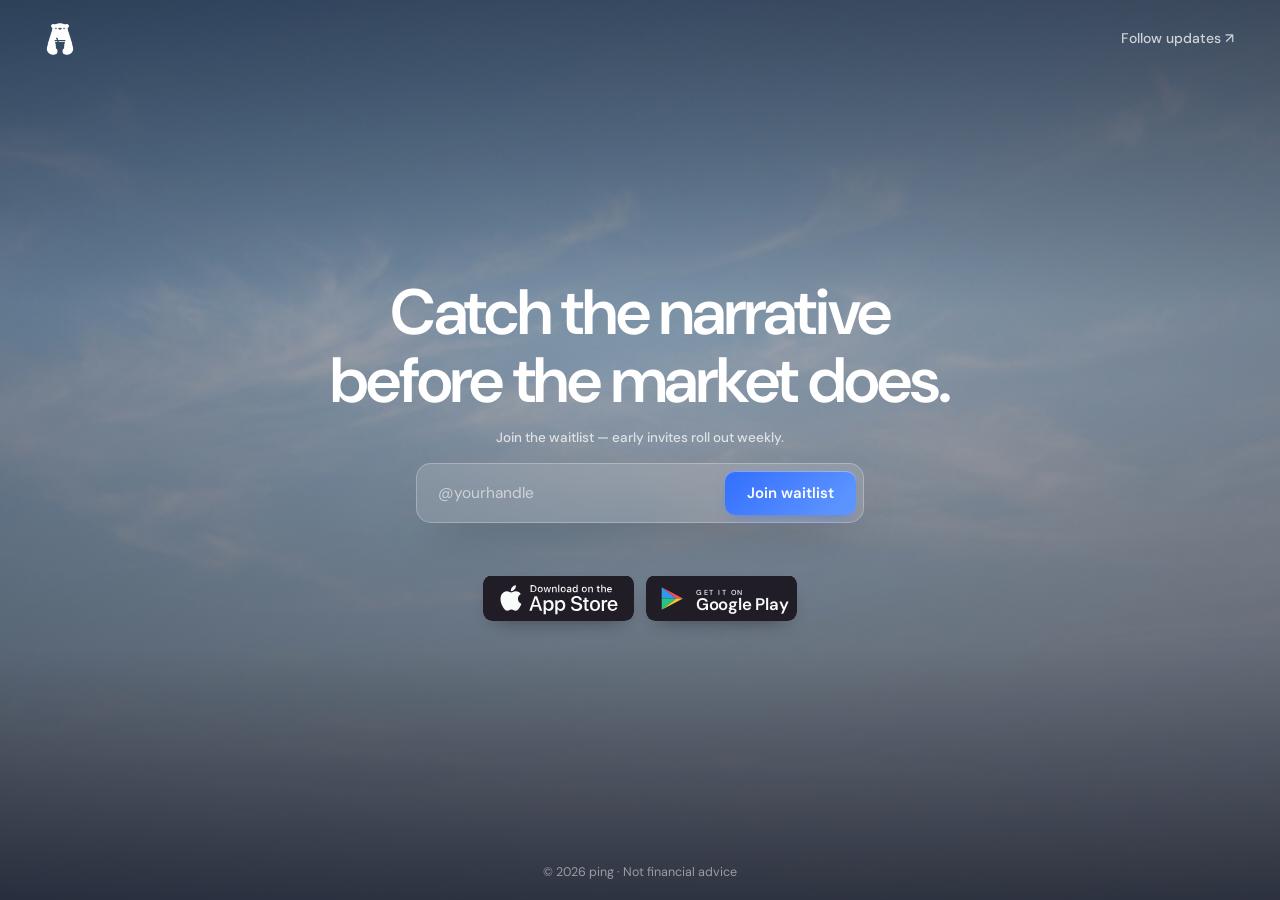
<file: index.html>
<!DOCTYPE html>
<html lang="en">
<head>
  <meta charset="UTF-8" />
  <meta name="viewport" content="width=device-width, initial-scale=1.0" />
  <title>Ping</title>
  <meta name="description" content="Real-time radar for the narratives, memes and cultural signals moving the memecoin market. Join the private beta." />

  <meta property="og:type" content="website" />
  <meta property="og:title" content="ping — Catch the narrative before the market" />
  <meta property="og:description" content="Real-time radar for memecoin narratives. Join the private beta." />

  <link rel="icon" type="image/png" href="assets/favicon.png" />
  <link rel="apple-touch-icon" href="assets/favicon.png" />

  <link rel="preconnect" href="https://fonts.googleapis.com" />
  <link rel="preconnect" href="https://fonts.gstatic.com" crossorigin />
  <link href="https://fonts.googleapis.com/css2?family=DM+Sans:opsz,wght@9..40,400;9..40,500;9..40,600;9..40,700&display=swap" rel="stylesheet" />

  <link rel="stylesheet" href="styles.css" />
</head>
<body>
  <!-- full-screen video background -->
  <div class="bg" aria-hidden="true">
    <video id="bgvideo" class="bg__video" autoplay muted playsinline preload="auto" poster="assets/sky.png">
      <source src="assets/rise.mp4" type="video/mp4" />
    </video>
    <video id="bgvideo2" class="bg__video" muted playsinline preload="auto" poster="assets/sky.png" style="opacity:0">
      <source src="assets/rise.mp4" type="video/mp4" />
    </video>
    <div class="bg__scrim"></div>
  </div>

  <header class="topbar">
    <a href="#" class="brand" aria-label="ping home">
      <img src="assets/logo-white.png" alt="ping" class="brand__logo" />
    </a>
    <a href="#" class="topbar__link">Follow updates <span aria-hidden="true">↗</span></a>
  </header>

  <main class="hero">
    <h1 class="hero__title appear" data-delay="0">Catch the narrative<br />before the market does.</h1>

    <div class="join appear" data-delay="1" id="join">
      <p class="join__label">Join the waitlist — early invites roll out weekly.</p>
      <form class="waitlist" id="waitform" novalidate>
        <input id="wl-input" type="text" autocomplete="off" autocapitalize="off" spellcheck="false"
               placeholder="@yourhandle" aria-label="Your X handle" enterkeyhint="go" />
        <button type="submit" class="btn"><span class="btn__label">Join waitlist</span></button>
      </form>
    </div>

    <div class="success" id="success" hidden>
      <span class="check" aria-hidden="true">
        <svg viewBox="0 0 52 52"><circle class="check__c" cx="26" cy="26" r="23" /><path class="check__p" d="M15 27l7.5 7.5L38 19" /></svg>
      </span>
      <h2 class="success__title">You're on the list.</h2>
      <p class="success__sub">We'll ping <span id="success-who">you</span> the moment your invite is ready.</p>
    </div>

    <div class="stores appear" data-delay="2">
      <a class="store" href="#" aria-label="Download on the App Store">
        <svg class="store__svg" xmlns="http://www.w3.org/2000/svg" width="135" height="41" viewBox="0 0 135 41" fill="none"><g clip-path="url(#as_clip)"><path d="M0 5.90771C0 3.14629 2.23858 0.907715 5 0.907715H130C132.761 0.907715 135 3.14629 135 5.90771V35.9077C135 38.6691 132.761 40.9077 130 40.9077H5C2.23857 40.9077 0 38.6691 0 35.9077V5.90771Z" fill="#1E1A24"></path><path fill-rule="evenodd" clip-rule="evenodd" d="M29.3508 9.07568C29.4555 10.4369 29.0366 11.6934 28.1989 12.7406C27.3612 13.7877 26.2094 14.416 24.8481 14.416C24.7434 13.0547 25.1623 11.7982 26 10.8558C26.8377 9.80867 28.0942 9.18039 29.3508 9.07568ZM33.644 16.8243C32.0734 17.7667 31.1309 19.4421 31.1309 21.2222C31.1309 23.2118 32.2828 25.0966 34.1676 25.7249C33.8535 26.8767 33.3299 28.0285 32.5969 28.9709C31.6545 30.4369 30.7121 31.7982 29.1414 31.7982C28.3806 31.7982 27.8901 31.5771 27.3842 31.3491C26.8456 31.1063 26.2897 30.8557 25.3718 30.8557C24.3973 30.8557 23.7994 31.1068 23.2172 31.3512C22.736 31.5533 22.2656 31.7508 21.6021 31.7982C20.1362 31.7982 18.9843 30.2275 18.0419 28.8662C16.0524 26.039 14.5864 20.8034 16.576 17.3479C17.5184 15.6725 19.2985 14.6254 21.288 14.5207C22.1016 14.5207 22.883 14.8432 23.5784 15.1303C24.136 15.3604 24.6383 15.5678 25.0576 15.5678C25.4252 15.5678 25.9043 15.3766 26.4576 15.1559C27.3229 14.8106 28.3697 14.3929 29.4556 14.5207C31.1309 14.6254 32.7016 15.4631 33.644 16.8243Z" fill="white"></path><path d="M83.3821 30.3315C81.602 30.3315 80.3455 29.4938 80.2408 28.2373H78.4607C78.5654 30.6456 80.4502 32.1116 83.3821 32.1116C86.4188 32.1116 88.4083 30.5409 88.4083 28.1325C88.4083 26.2477 87.2565 25.2006 84.6387 24.5723L83.1727 24.2582C81.4973 23.8393 80.7643 23.3158 80.7643 22.3734C80.7643 21.2215 81.8115 20.3838 83.3821 20.3838C84.9528 20.3838 86 21.2215 86.1047 22.4781H88.0942C87.9895 20.2791 86.1047 18.7085 83.3821 18.7085C80.6596 18.7085 78.6701 20.2791 78.6701 22.4781C78.6701 24.2582 79.7172 25.3053 82.1256 25.9336L83.801 26.3524C85.4764 26.7713 86.2094 27.2948 86.2094 28.342C86.2094 29.4938 85.0575 30.3315 83.3821 30.3315Z" fill="white"></path><path fill-rule="evenodd" clip-rule="evenodd" d="M44.5339 28.3423H49.4553L50.7119 31.9025H52.8061L48.0941 18.9182H45.9998L41.2878 31.9025H43.382L44.5339 28.3423ZM49.0365 26.7716H45.0574L46.9423 21.0124H47.047L49.0365 26.7716Z" fill="white"></path><path fill-rule="evenodd" clip-rule="evenodd" d="M58.9842 32.0072C61.3926 32.0072 62.9633 30.1224 62.9633 27.1904C62.9633 24.2585 61.2879 22.269 58.9842 22.3737C57.7277 22.3737 56.5758 23.0019 55.9476 24.0491V22.4784H54.0627V35.0438H56.0523V30.3318C56.5758 31.3789 57.7277 32.1119 58.9842 32.0072ZM58.3559 24.0491C59.9266 24.0491 60.869 25.3056 60.869 27.1904C60.869 29.0752 59.9266 30.3318 58.3559 30.3318C56.89 30.3318 55.8429 29.0752 55.8429 27.1904C55.8429 25.3056 56.89 24.0491 58.3559 24.0491Z" fill="white"></path><path fill-rule="evenodd" clip-rule="evenodd" d="M73.3299 27.1904C73.3299 30.1224 71.7592 32.0072 69.3508 32.0072C68.0943 32.1119 66.9425 31.3789 66.4189 30.3318V35.0438H64.4294V22.4784H66.3142V24.0491C66.9425 23.0019 68.0943 22.3737 69.3508 22.3737C71.7592 22.269 73.3299 24.2585 73.3299 27.1904ZM71.3404 27.1904C71.3404 25.3056 70.398 24.0491 68.8273 24.0491C67.3613 24.0491 66.3142 25.3056 66.3142 27.1904C66.3142 29.0752 67.3613 30.3318 68.8273 30.3318C70.398 30.3318 71.3404 29.0752 71.3404 27.1904Z" fill="white"></path><path d="M92.3875 20.2798V22.3741H94.1676V23.9448H92.3875V29.1804C92.3875 30.0181 92.7016 30.3322 93.5393 30.3322H94.1676V31.9029C93.8534 32.0076 93.4346 32.0076 93.1204 32.0076C91.2356 32.0076 90.5026 31.2746 90.5026 29.4945V24.0495H89.1414V22.4788H90.5026V20.2798H92.3875Z" fill="white"></path><path fill-rule="evenodd" clip-rule="evenodd" d="M99.8219 22.3737C97.0994 22.3737 95.3193 24.2585 95.3193 27.1904C95.3193 30.1224 96.9947 32.0072 99.8219 32.0072C102.545 32.0072 104.325 30.2271 104.325 27.1904C104.325 24.2585 102.545 22.3737 99.8219 22.3737ZM99.8219 23.9444C101.393 23.9444 102.335 25.0962 102.335 27.1904C102.335 29.18 101.393 30.4365 99.8219 30.4365C98.2513 30.4365 97.3089 29.2847 97.3089 27.1904C97.3089 25.0962 98.2513 23.9444 99.8219 23.9444Z" fill="white"></path><path d="M105.895 22.3737H107.78V24.0491C107.99 23.0019 109.037 22.269 110.084 22.3737C110.293 22.3737 110.503 22.3737 110.712 22.4784V24.2585C110.398 24.1538 110.084 24.1538 109.874 24.1538C108.827 24.1538 107.885 24.9915 107.885 26.0386V32.0072H105.895V22.3737Z" fill="white"></path><path fill-rule="evenodd" clip-rule="evenodd" d="M115.634 32.0072C117.728 32.0072 119.508 30.7506 119.717 29.0752H117.832C117.518 30.0177 116.576 30.5412 115.634 30.4365H115.319C113.958 30.2271 113.016 29.0752 113.12 27.714V27.6093H119.822V26.981C119.822 24.0491 118.147 22.269 115.529 22.269C112.806 22.269 111.131 24.2585 111.131 27.1904C111.131 30.1224 112.911 32.0072 115.634 32.0072ZM117.832 26.248H113.12C113.12 24.8868 114.168 23.8396 115.424 23.8396H115.634C116.89 23.9444 117.937 24.9915 117.832 26.248Z" fill="white"></path><path d="M67.9895 8.76111H67.0471V15.358H67.9895V8.76111Z" fill="white"></path><path fill-rule="evenodd" clip-rule="evenodd" d="M44.7434 9.07493C46.3141 8.97021 47.5706 10.1221 47.6753 11.588V12.1116C47.6753 14.1011 46.6282 15.253 44.7434 15.253H42.4397V8.97021H44.7434V9.07493ZM43.4868 14.52H44.6387C45.6858 14.6247 46.6282 13.787 46.7329 12.6352V12.2163C46.8376 11.1692 46.1046 10.1221 45.0575 10.0173H43.4868V14.52Z" fill="white"></path><path fill-rule="evenodd" clip-rule="evenodd" d="M48.8272 12.9499C48.7225 11.6933 49.5602 10.6462 50.8168 10.5415C52.0733 10.4368 53.1204 11.2745 53.2251 12.531V12.9499C53.3298 14.2064 52.4921 15.2536 51.2356 15.3583C49.9791 15.463 48.9319 14.6253 48.8272 13.3687V12.9499ZM52.2827 12.9499C52.2827 11.9028 51.8639 11.3792 51.0262 11.3792C50.1885 11.3792 49.7696 12.0075 49.7696 12.9499C49.7696 13.997 50.1885 14.6253 51.0262 14.6253C51.8639 14.6253 52.2827 13.997 52.2827 12.9499Z" fill="white"></path><path d="M58.2512 15.3581H59.1936L60.6596 10.646H59.7172L58.8795 14.2062H58.7748L57.8324 10.646H56.89L55.9475 14.2062H55.8428L55.0051 10.646H54.0627L55.3193 15.3581H56.2617L57.2041 11.9026H57.3088L58.2512 15.3581Z" fill="white"></path><path d="M61.6021 10.646H62.5445V11.379H62.6493C62.8586 10.8554 63.4869 10.5413 64.0104 10.5413C64.8481 10.4366 65.5811 11.0649 65.6858 12.0073V15.3581H64.7435V12.5308C64.7435 11.7979 64.4294 11.379 63.6964 11.379C63.0681 11.379 62.5445 11.7979 62.5445 12.4261V15.3581H61.6021V10.646Z" fill="white"></path><path fill-rule="evenodd" clip-rule="evenodd" d="M69.2461 12.9499C69.1414 11.6933 69.9791 10.6462 71.2356 10.5415C72.4921 10.4368 73.5393 11.2745 73.644 12.531V12.9499C73.7487 14.2064 72.911 15.2536 71.6545 15.3583C70.3979 15.463 69.3508 14.6253 69.2461 13.3687V12.9499ZM72.8063 12.9499C72.8063 11.9028 72.3874 11.3792 71.5497 11.3792C70.712 11.3792 70.2932 12.0075 70.2932 12.9499C70.2932 13.997 70.712 14.6253 71.5497 14.6253C72.2827 14.6253 72.8063 13.997 72.8063 12.9499Z" fill="white"></path><path fill-rule="evenodd" clip-rule="evenodd" d="M76.4712 12.6358C75.3193 12.6358 74.6911 13.1593 74.6911 13.997C74.6911 14.1017 74.6911 14.1017 74.5864 14.2064C74.6911 14.9394 75.4241 15.5677 76.157 15.463C76.7853 15.463 77.3089 15.2536 77.623 14.73H77.7277V15.3583H78.6701V12.1122C78.6701 11.1698 77.9371 10.5415 76.7853 10.5415C75.7382 10.5415 75.0052 11.0651 74.9005 11.9028H75.8429C75.9476 11.5886 76.2618 11.3792 76.7853 11.3792C77.4136 11.3792 77.7277 11.5886 77.7277 12.1122V12.531L76.4712 12.6358ZM77.7277 13.1593V13.5782C77.623 14.3111 77.0994 14.73 76.4712 14.5206C76.0523 14.5206 75.6335 14.3111 75.6335 13.8923C75.6335 13.5782 75.9476 13.264 76.5759 13.264L77.7277 13.1593Z" fill="white"></path><path fill-rule="evenodd" clip-rule="evenodd" d="M79.822 12.9496C79.822 11.4836 80.5549 10.5412 81.8115 10.5412C82.4398 10.5412 82.9633 10.8553 83.2775 11.3789H83.3822V8.76111H84.3246V15.358H83.3822V14.625H83.2775C82.9633 15.1485 82.4398 15.4627 81.8115 15.4627C80.6597 15.4627 79.822 14.5203 79.822 12.9496ZM80.8691 12.9496C80.8691 13.9967 81.3926 14.5203 82.1256 14.5203C82.8586 14.5203 83.3822 13.892 83.3822 12.9496C83.3822 12.0072 82.8586 11.3789 82.1256 11.3789C81.2879 11.3789 80.8691 12.0072 80.8691 12.9496Z" fill="white"></path><path fill-rule="evenodd" clip-rule="evenodd" d="M90.0839 10.5415C88.8273 10.6462 87.9896 11.6933 88.0943 12.9499V13.3687C88.1991 14.6253 89.2462 15.463 90.5027 15.3583C91.7593 15.2536 92.597 14.2064 92.4923 12.9499V12.531C92.3875 11.2745 91.3404 10.4368 90.0839 10.5415ZM90.398 11.3792C91.2357 11.3792 91.6546 11.9028 91.6546 12.9499C91.6546 13.997 91.131 14.6253 90.398 14.6253C89.5603 14.6253 89.1415 13.997 89.1415 12.9499C89.1415 12.0075 89.5603 11.3792 90.398 11.3792Z" fill="white"></path><path d="M93.8535 10.646H94.7959V11.379H94.9006C95.1101 10.8554 95.7383 10.5413 96.2619 10.5413C97.0996 10.4366 97.8326 11.0649 97.9373 12.0073V15.3581H96.9949V12.5308C96.9949 11.7979 96.6807 11.379 95.9478 11.379C95.3195 11.379 94.7959 11.7979 94.7959 12.4261V15.3581H93.8535V10.646Z" fill="white"></path><path d="M103.068 10.6455V9.49365H102.021V10.7502H101.288V11.4832H102.021V14.101C102.021 15.0434 102.44 15.3576 103.487 15.3576H104.01V14.6246H103.696C103.277 14.6246 103.068 14.4152 103.068 13.8916V11.4832H104.115V10.6455H103.068Z" fill="white"></path><path d="M105.372 8.76111H106.314V11.3789H106.419C106.628 10.8553 107.257 10.4365 107.885 10.5412C108.723 10.5412 109.456 11.1695 109.56 12.0072V15.358H108.618V12.5307C108.618 11.7978 108.304 11.3789 107.571 11.3789C106.942 11.3789 106.419 11.7978 106.419 12.426V15.358H105.476L105.372 8.76111Z" fill="white"></path><path fill-rule="evenodd" clip-rule="evenodd" d="M112.806 15.4628C113.749 15.5675 114.691 14.9392 114.901 14.1015L113.958 14.2062C113.749 14.5204 113.225 14.8345 112.806 14.7298H112.702C111.969 14.6251 111.445 14.1015 111.55 13.3685H114.901V13.0544C114.901 11.5884 114.168 10.646 112.806 10.646H112.492C111.236 10.7507 110.398 11.9026 110.607 13.0544V13.3685C110.607 14.5204 111.654 15.4628 112.806 15.4628ZM113.958 12.5308H111.55C111.55 11.9026 112.178 11.379 112.806 11.2743H112.911C113.539 11.379 113.958 11.9026 113.958 12.5308Z" fill="white"></path></g><defs><clipPath id="as_clip"><rect width="135" height="40" fill="white" transform="translate(0 0.907715)"></rect></clipPath></defs></svg>
      </a>
      <a class="store" href="#" aria-label="Get it on Google Play">
        <svg class="store__svg" xmlns="http://www.w3.org/2000/svg" width="135" height="41" viewBox="0 0 135 41" fill="none"><rect y="0.907715" width="135" height="40" rx="5" fill="#1E1A24"></rect><path d="M14 10.9077L27 20.9077L14 20.9077Z" fill="#2E9BF0"></path><path d="M14 20.9077L27 20.9077L14 30.9077Z" fill="#23C783"></path><path d="M14 10.9077L33 20.9077L27 20.9077Z" fill="#FB4E5A"></path><path d="M14 30.9077L33 20.9077L27 20.9077Z" fill="#FFC72C"></path><text x="45" y="17.9077" fill="#fff" font-family="'DM Sans', sans-serif" font-size="6.5" letter-spacing="1.3" font-weight="500">GET IT ON</text><text x="44.4" y="31.4077" fill="#fff" font-family="'DM Sans', sans-serif" font-size="15" font-weight="600" letter-spacing="-0.2">Google Play</text></svg>
      </a>
    </div>
  </main>

  <footer class="foot">© 2026 ping · Not financial advice</footer>

  <!-- admin panel -->
  <div class="admin" id="admin" hidden>
    <div class="admin__panel">
      <div class="admin__head">
        <div class="admin__title"><span class="brand__dot"></span> Waitlist <span class="admin__count" id="admin-count">0</span></div>
        <button class="admin__close" id="admin-close" aria-label="Close">✕</button>
      </div>
      <div class="admin__tools">
        <input id="admin-search" class="admin__search" placeholder="Search signups…" autocomplete="off" />
        <button class="admin__act" id="admin-export">Export CSV</button>
        <button class="admin__act admin__act--danger" id="admin-clear">Clear</button>
      </div>
      <div class="admin__list" id="admin-list"></div>
      <div class="admin__foot" id="admin-foot"></div>
    </div>
  </div>

  <script src="app.js"></script>
</body>
</html>
</file>
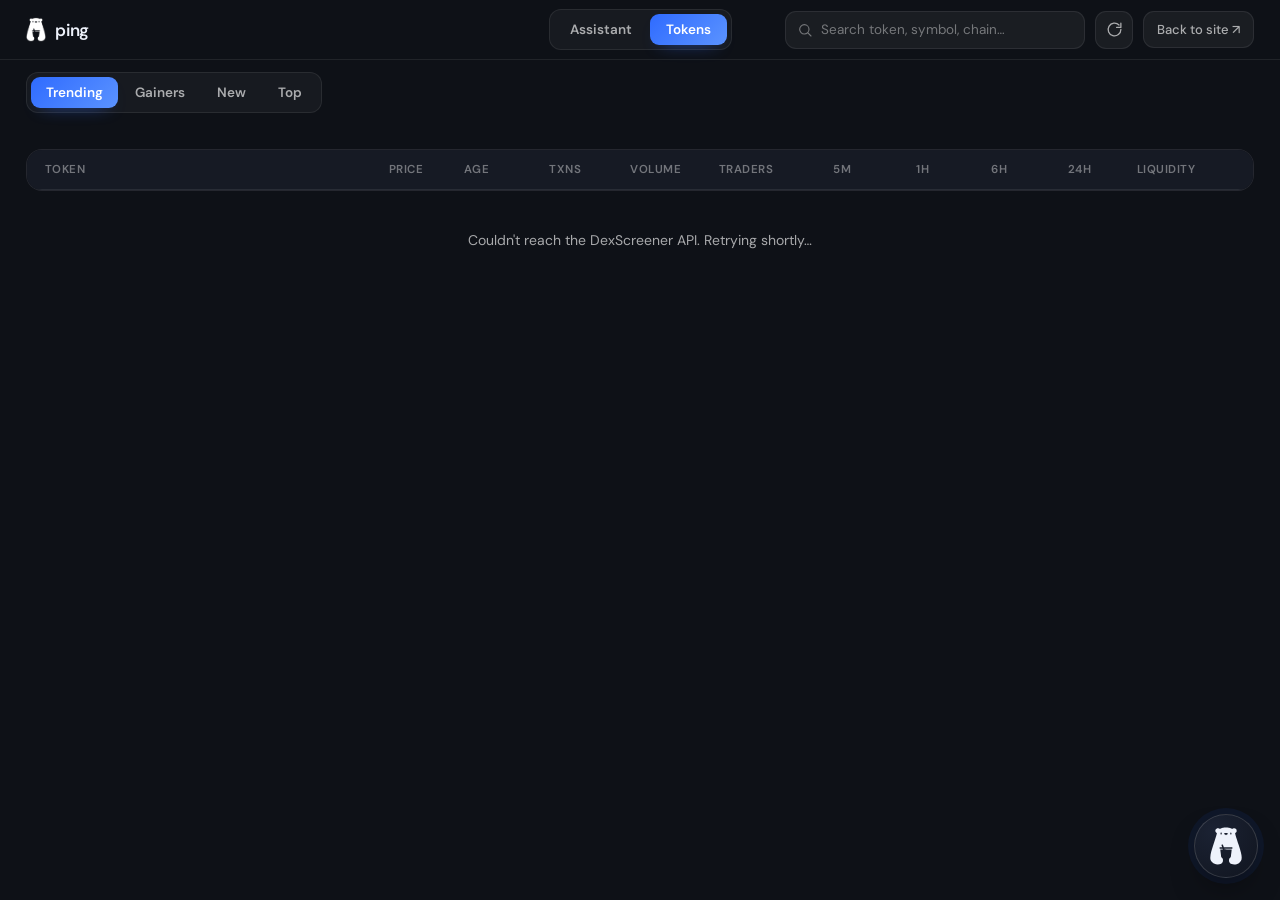
<file: dex.html>
<!DOCTYPE html>
<html lang="en">
<head>
  <meta charset="UTF-8" />
  <meta name="viewport" content="width=device-width, initial-scale=1.0" />
  <title>Ping</title>
  <meta name="robots" content="noindex" />
  <link rel="icon" type="image/png" href="assets/favicon.png" />
  <link rel="preconnect" href="https://fonts.googleapis.com" />
  <link rel="preconnect" href="https://fonts.gstatic.com" crossorigin />
  <link href="https://fonts.googleapis.com/css2?family=DM+Sans:opsz,wght@9..40,400;9..40,500;9..40,600;9..40,700&display=swap" rel="stylesheet" />
  <link rel="stylesheet" href="dex.css" />
  <link rel="stylesheet" href="chatkit.css" />
</head>
<body>
  <header class="nav">
    <a class="nav__brand" href="index.html" aria-label="ping home">
      <img class="nav__logo" src="assets/logo-white.png" alt="" />
      <span>ping</span>
    </a>
    <nav class="nav__main">
      <a class="mtab" href="product.html">Assistant</a>
      <a class="mtab mtab--on" href="dex.html">Tokens</a>
    </nav>
    <div class="nav__right">
      <div class="search">
        <svg viewBox="0 0 24 24" fill="none" stroke="currentColor" stroke-width="1.7" stroke-linecap="round" stroke-linejoin="round"><circle cx="11" cy="11" r="7"/><path d="M21 21l-4.3-4.3"/></svg>
        <input id="search" type="text" placeholder="Search token, symbol, chain…" autocomplete="off" />
      </div>
      <button class="iconbtn" id="refresh" title="Refresh">
        <svg viewBox="0 0 24 24" fill="none" stroke="currentColor" stroke-width="1.8" stroke-linecap="round" stroke-linejoin="round"><path d="M21 12a9 9 0 1 1-2.64-6.36"/><path d="M21 3v6h-6"/></svg>
      </button>
      <a class="ghost" href="index.html">Back to site ↗</a>
    </div>
  </header>

  <div class="subnav">
    <nav class="nav__tabs" id="views">
      <button class="ntab ntab--on" data-view="trending">Trending</button>
      <button class="ntab" data-view="gainers">Gainers</button>
      <button class="ntab" data-view="new">New</button>
      <button class="ntab" data-view="top">Top</button>
    </nav>
  </div>

  <div class="chainbar-wrap">
    <div class="chainbar" id="chains"></div>
  </div>

  <main class="page">
    <div class="dex-scroll">
      <div class="dex">
        <div class="dex-head" id="dexHead">
          <div class="th th-token">Token</div>
          <div class="th th-num" data-sort="price">Price</div>
          <div class="th th-num" data-sort="age">Age</div>
          <div class="th th-num" data-sort="txns">Txns</div>
          <div class="th th-num" data-sort="vol">Volume</div>
          <div class="th th-num" data-sort="makers">Traders</div>
          <div class="th th-num" data-sort="c5">5M</div>
          <div class="th th-num" data-sort="c1">1H</div>
          <div class="th th-num" data-sort="c6">6H</div>
          <div class="th th-num" data-sort="c24">24H</div>
          <div class="th th-num" data-sort="liq">Liquidity</div>
          <div class="th th-num" data-sort="mcap">MCAP</div>
        </div>
        <div id="rows"></div>
      </div>
    </div>

    <div class="state" id="state">
      <div class="spinner"></div>
      <span>Loading live pairs from DexScreener…</span>
    </div>
    <p class="foot" id="foot"></p>
  </main>

  <!-- floating AI assistant -->
  <div class="asst" id="asst">
    <button class="asst__bear" id="asstBear" aria-label="Ask ping AI">
      <img class="asst__svg" src="assets/bear.svg" alt="ping AI" />
    </button>

    <section class="cx" id="asstChat" hidden aria-label="ping AI chat">
      <div class="cx__head">
        <div class="cx__id">
          <span class="cx__ava"><img src="assets/bear.svg" alt="" /></span>
          <div><b>ping</b><em>thesis desk</em></div>
        </div>
        <button class="cx__close" id="asstClose" aria-label="Close">
          <svg viewBox="0 0 24 24" fill="none" stroke="currentColor" stroke-width="2" stroke-linecap="round"><path d="M6 6l12 12M18 6L6 18"/></svg>
        </button>
      </div>
      <div class="cx__thread" id="cxThread">
        <div class="cx__msgs" id="cxMsgs"></div>
      </div>
      <div class="cx__chips" id="cxChips">
        <button class="cx__chip" data-tpl="Rate my thesis and tell me what I'm missing:\n\n">Rate my thesis</button>
        <button class="cx__chip" data-tpl="Break down this narrative and how fast it's spreading:\n\n">Break a narrative</button>
        <button class="cx__chip" data-tpl="What's the momentum on $">Check a ticker</button>
      </div>
      <form class="cx__box" id="cxForm">
        <textarea id="cxInput" rows="1" placeholder="Ask about a token, a narrative, an X link…"></textarea>
        <div class="lensel" id="cxLenSel" data-val="short">
          <button type="button" class="lensel__btn" data-lenbtn aria-label="Answer length"><span data-lenlabel>Short</span><svg viewBox="0 0 24 24" fill="none" stroke="currentColor" stroke-width="2.2" stroke-linecap="round" stroke-linejoin="round"><path d="M6 9l6 6 6-6"/></svg></button>
          <div class="lensel__menu" hidden>
            <button type="button" class="lensel__opt" data-len="short">Short<small>1–2 sentences</small></button>
            <button type="button" class="lensel__opt" data-len="long">Long<small>full explainer + links</small></button>
          </div>
        </div>
        <button type="submit" class="cx__send" id="cxSend" disabled aria-label="Send">
          <svg viewBox="0 0 24 24" fill="none" stroke="currentColor" stroke-width="2" stroke-linecap="round" stroke-linejoin="round"><path d="M12 19V5"/><path d="M5 12l7-7 7 7"/></svg>
        </button>
      </form>
    </section>
  </div>

  <script src="chatkit.js"></script>
  <script src="dex.js"></script>
</body>
</html>
</file>
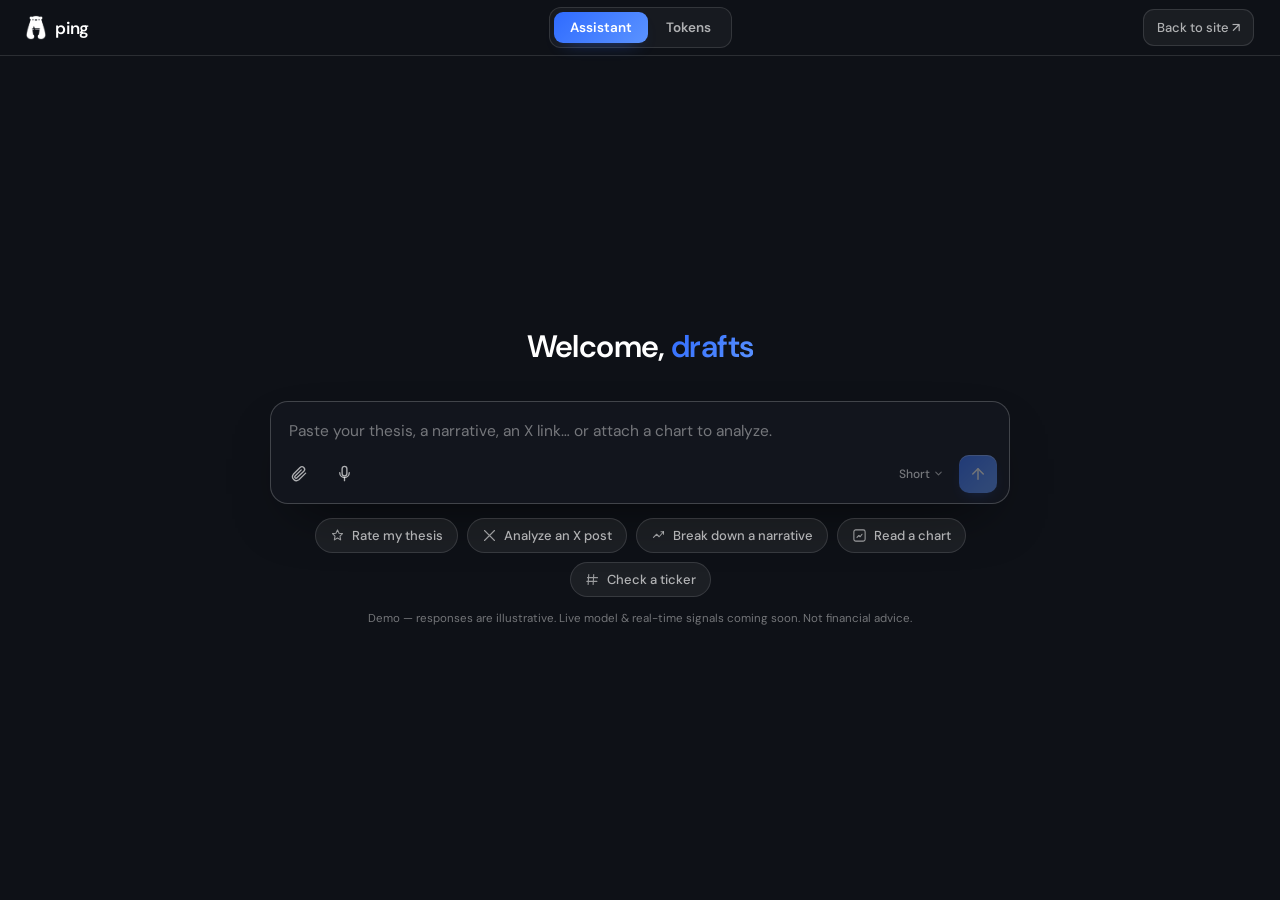
<file: product.html>
<!DOCTYPE html>
<html lang="en">
<head>
  <meta charset="UTF-8" />
  <meta name="viewport" content="width=device-width, initial-scale=1.0" />
  <title>Ping</title>
  <meta name="robots" content="noindex" />
  <link rel="icon" type="image/png" href="assets/favicon.png" />
  <link rel="preconnect" href="https://fonts.googleapis.com" />
  <link rel="preconnect" href="https://fonts.gstatic.com" crossorigin />
  <link href="https://fonts.googleapis.com/css2?family=DM+Sans:opsz,wght@9..40,400;9..40,500;9..40,600;9..40,700&display=swap" rel="stylesheet" />
  <link rel="stylesheet" href="product.css" />
  <link rel="stylesheet" href="chatkit.css" />
</head>
<body>
  <header class="nav">
    <a class="nav__brand" href="index.html" aria-label="ping home">
      <img class="nav__logo" src="assets/logo-white.png" alt="" />
      <span>ping</span>
    </a>
    <nav class="nav__main">
      <a class="mtab mtab--on" href="product.html">Assistant</a>
      <a class="mtab" href="dex.html">Tokens</a>
    </nav>
    <div class="nav__right">
      <button class="ghost" id="newchat" hidden>New chat</button>
      <a class="ghost" href="index.html">Back to site ↗</a>
    </div>
  </header>

  <main class="app">
    <div class="thread" id="thread">
      <div class="msgs" id="msgs"></div>
    </div>

    <p class="hello" id="hello">Welcome, <span>drafts</span></p>

    <div class="composer appear" data-delay="3">
      <form class="box" id="composer">
        <div class="attachments" id="attachments"></div>
        <textarea id="input" class="box__input" rows="1" placeholder="Paste your thesis, a narrative, an X link… or attach a chart to analyze."></textarea>
        <div class="box__bar">
          <button type="button" class="iconbtn" id="attach" title="Attach image" aria-label="Attach image">
            <svg viewBox="0 0 24 24" fill="none" stroke="currentColor" stroke-width="1.7" stroke-linecap="round" stroke-linejoin="round"><path d="M21 11.5l-8.5 8.5a5 5 0 0 1-7-7l8.5-8.5a3.3 3.3 0 0 1 4.7 4.7L10 17.5a1.6 1.6 0 0 1-2.3-2.3l7.8-7.8"/></svg>
          </button>
          <button type="button" class="iconbtn" id="mic" title="Voice input" aria-label="Voice input">
            <svg viewBox="0 0 24 24" fill="none" stroke="currentColor" stroke-width="1.7" stroke-linecap="round" stroke-linejoin="round"><rect x="9" y="3" width="6" height="12" rx="3"/><path d="M6 11a6 6 0 0 0 12 0"/><path d="M12 17v4"/></svg>
          </button>
          <input type="file" id="file" accept="image/*" multiple hidden />
          <div class="box__spacer"></div>
          <div class="lensel" id="lenSel" data-val="short">
            <button type="button" class="lensel__btn" data-lenbtn aria-label="Answer length"><span data-lenlabel>Short</span><svg viewBox="0 0 24 24" fill="none" stroke="currentColor" stroke-width="2.2" stroke-linecap="round" stroke-linejoin="round"><path d="M6 9l6 6 6-6"/></svg></button>
            <div class="lensel__menu" hidden>
              <button type="button" class="lensel__opt" data-len="short">Short<small>1–2 sentences</small></button>
              <button type="button" class="lensel__opt" data-len="long">Long<small>full explainer + links</small></button>
            </div>
          </div>
          <button type="submit" class="send" id="send" disabled aria-label="Send">
            <svg viewBox="0 0 24 24" fill="none" stroke="currentColor" stroke-width="2" stroke-linecap="round" stroke-linejoin="round"><path d="M12 19V5"/><path d="M5 12l7-7 7 7"/></svg>
          </button>
        </div>
      </form>

      <div class="voice" id="voice" hidden>
        <button type="button" class="voice__btn" id="voiceStop" aria-label="Stop recording"><span class="voice__sq"></span></button>
        <div class="voice__bars" id="voiceBars"></div>
        <span class="voice__time" id="voiceTime">0:00</span>
      </div>

      <div class="chips" id="chips">
        <button class="chip" data-tpl="Rate my thesis and tell me what I'm missing:\n\n"><svg viewBox="0 0 24 24" fill="none" stroke="currentColor" stroke-width="1.7" stroke-linecap="round" stroke-linejoin="round"><path d="M12 3l2.5 5.5L20 9l-4 4 1 6-5-3-5 3 1-6-4-4 5.5-.5z"/></svg>Rate my thesis</button>
        <button class="chip" data-tpl="Analyze this X post: "><svg viewBox="0 0 24 24" fill="none" stroke="currentColor" stroke-width="1.7" stroke-linecap="round" stroke-linejoin="round"><path d="M4 4l16 16M20 4L4 20"/></svg>Analyze an X post</button>
        <button class="chip" data-tpl="Break down this narrative and how fast it's spreading:\n\n"><svg viewBox="0 0 24 24" fill="none" stroke="currentColor" stroke-width="1.7" stroke-linecap="round" stroke-linejoin="round"><path d="M4 15l5-5 4 4 7-8"/><path d="M16 6h4v4"/></svg>Break down a narrative</button>
        <button class="chip" data-chart="1"><svg viewBox="0 0 24 24" fill="none" stroke="currentColor" stroke-width="1.7" stroke-linecap="round" stroke-linejoin="round"><rect x="3" y="3" width="18" height="18" rx="3"/><path d="M8 15l3-3 2 2 3-4"/></svg>Read a chart</button>
        <button class="chip" data-tpl="What's the momentum on $"><svg viewBox="0 0 24 24" fill="none" stroke="currentColor" stroke-width="1.7" stroke-linecap="round" stroke-linejoin="round"><path d="M6 4l-1 16M14 4l-1 16M4 9h16M3 15h16"/></svg>Check a ticker</button>
      </div>
      <p class="disclaimer">Demo — responses are illustrative. Live model &amp; real-time signals coming soon. Not financial advice.</p>
    </div>
  </main>

  <script src="chatkit.js"></script>
  <script src="product.js"></script>
</body>
</html>
</file>
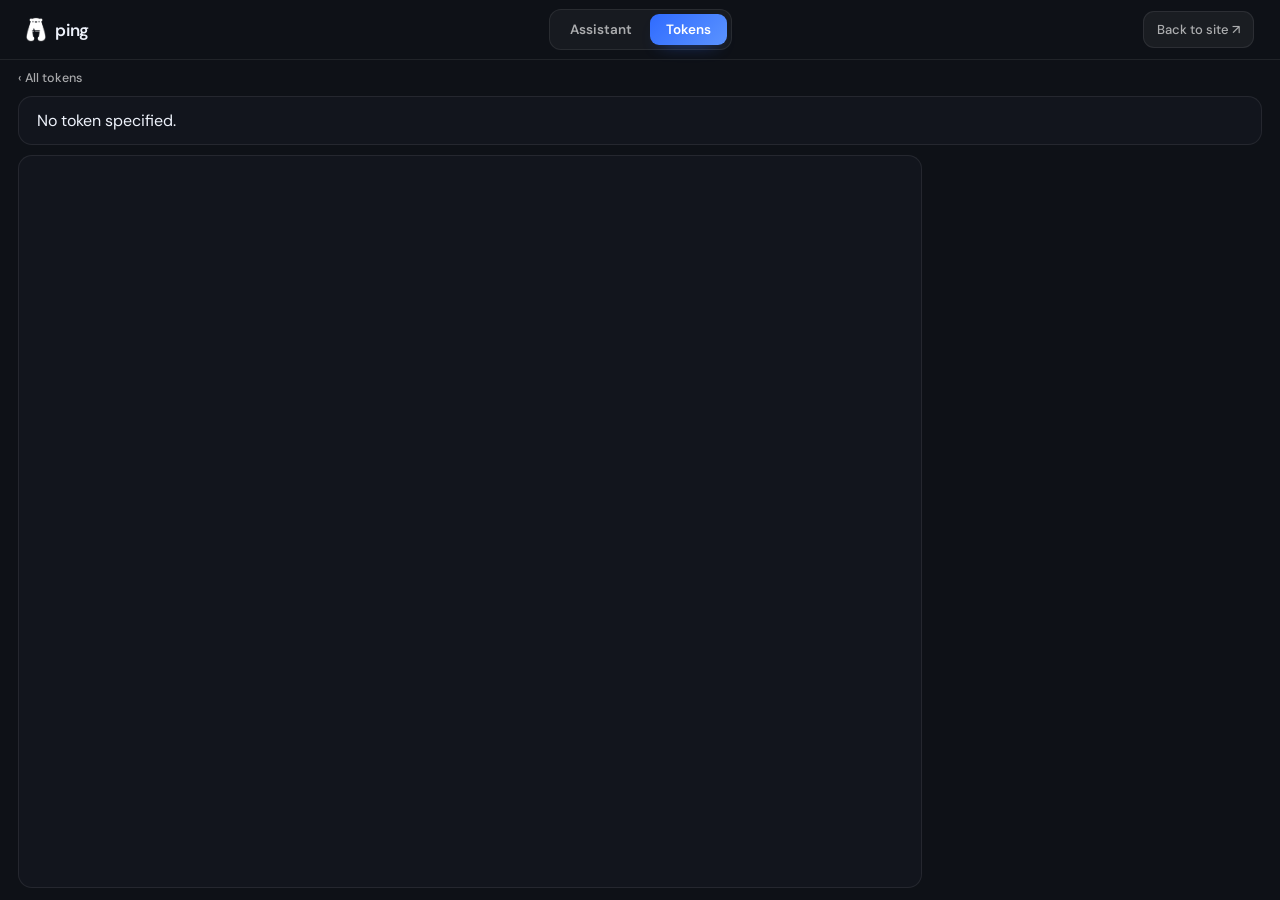
<file: token.html>
<!DOCTYPE html>
<html lang="en">
<head>
  <meta charset="UTF-8" />
  <meta name="viewport" content="width=device-width, initial-scale=1.0" />
  <title>Ping</title>
  <meta name="robots" content="noindex" />
  <link rel="icon" type="image/png" href="assets/favicon.png" />
  <link rel="preconnect" href="https://fonts.googleapis.com" />
  <link rel="preconnect" href="https://fonts.gstatic.com" crossorigin />
  <link href="https://fonts.googleapis.com/css2?family=DM+Sans:opsz,wght@9..40,400;9..40,500;9..40,600;9..40,700&display=swap" rel="stylesheet" />
  <link rel="stylesheet" href="dex.css" />
  <style>
    /* full-bleed, fills the viewport — no empty space */
    body { overflow: hidden; }
    .tk { height: calc(100svh - 60px); display: flex; flex-direction: column; gap: 10px; padding: 10px clamp(10px, 1.6vw, 18px) 12px; }
    .tk-back { display: inline-flex; align-items: center; gap: 5px; color: var(--ink-2); font-size: 12.5px; font-weight: 500; flex: none; }
    .tk-back:hover { color: #fff; }

    /* ---------- header card ---------- */
    .tk-head { position: relative; display: flex; align-items: center; gap: 18px; flex-wrap: wrap; padding: 13px 18px; background: var(--panel); border: 1px solid var(--line); border-radius: 14px; flex: none; overflow: hidden; }
    .tk-id { display: flex; align-items: center; gap: 13px; min-width: 0; position: relative; z-index: 1; }
    .tk-logo { position: relative; flex: none; }
    .tk-logo img, .tk-logo .ph { width: 46px; height: 46px; border-radius: 50%; border: 1px solid var(--line); background: #1a2030; object-fit: cover; display: block; }
    .tk-logo .chip-net { position: absolute; right: -3px; bottom: -3px; width: 19px; height: 19px; border-radius: 50%; border: 2px solid var(--panel); background: #1a2030; }
    .tk-sym { font-size: 20px; font-weight: 700; color: #fff; letter-spacing: -0.02em; display: flex; align-items: center; gap: 8px; }
    .tk-sym .quote { color: var(--ink-3); font-weight: 500; font-size: 15px; }
    .tk-sub { display: flex; align-items: center; gap: 8px; margin-top: 3px; font-size: 12.5px; color: var(--ink-3); }
    .tk-sub .dexi { width: 15px; height: 15px; border-radius: 4px; }
    .tk-addr { display: inline-flex; align-items: center; gap: 5px; cursor: pointer; color: var(--ink-3); background: none; border: none; font-family: var(--f); font-size: 12px; padding: 0; }
    .tk-addr:hover { color: var(--ink-2); }
    .tk-addr svg { width: 13px; height: 13px; }
    .tk-socials { display: flex; gap: 6px; position: relative; z-index: 1; }
    .tk-soc { width: 28px; height: 28px; display: grid; place-items: center; border-radius: 8px; background: rgba(255,255,255,0.06); border: 1px solid var(--line); color: var(--ink-2); transition: all .15s; }
    .tk-soc:hover { color: #fff; background: rgba(255,255,255,0.12); }
    .tk-soc svg { width: 15px; height: 15px; }

    .tk-metrics { margin-left: auto; display: flex; align-items: stretch; gap: 8px; flex-wrap: wrap; position: relative; z-index: 1; }
    .tk-metric { display: flex; flex-direction: column; gap: 2px; padding: 7px 14px; border-radius: 11px; background: rgba(20,24,33,0.72); border: 1px solid var(--line); min-width: 90px; backdrop-filter: blur(4px); }
    .tk-metric.price { background: var(--grad); border-color: transparent; }
    .tk-metric .k { font-size: 10.5px; color: var(--ink-3); text-transform: uppercase; letter-spacing: 0.05em; }
    .tk-metric.price .k { color: rgba(255,255,255,0.75); }
    .tk-metric .v { font-size: 15px; font-weight: 700; color: #fff; font-variant-numeric: tabular-nums; }

    /* ---------- body grid — fills the rest of the height ---------- */
    .tk-grid { flex: 1; min-height: 0; display: grid; grid-template-columns: minmax(0,1fr) 330px; gap: 10px; }
    .tk-chart { position: relative; border: 1px solid var(--line); border-radius: 14px; overflow: hidden; background: var(--panel); }
    .tk-chart iframe { width: 100%; height: 100%; border: 0; display: block; }
    .tk-chart .ld { position: absolute; inset: 0; display: grid; place-items: center; color: var(--ink-3); font-size: 13px; }

    /* right rail fills its column, panels distribute — no dead space */
    .tk-side { min-height: 0; display: flex; flex-direction: column; gap: 10px; overflow: hidden; }

    /* banner ON THE SIDE — token header art, else ping gradient */
    .tk-banner { position: relative; overflow: hidden; border-radius: 14px; border: 1px solid var(--line); flex: none; height: 172px;
      background: radial-gradient(120% 140% at 100% 0%, rgba(91,147,255,0.30) 0%, rgba(47,107,255,0.06) 42%, transparent 70%), var(--panel); }
    .tk-banner .bimg { position: absolute; inset: 0; background: center/cover no-repeat; }
    .tk-banner .bimg::after { content: ""; position: absolute; inset: 0; background: linear-gradient(180deg, rgba(14,17,23,0.15) 0%, rgba(14,17,23,0.55) 55%, rgba(14,17,23,0.92) 100%); }
    .tk-banner .bear { position: absolute; right: -14px; bottom: -14px; width: 120px; opacity: 0.16; pointer-events: none; }
    .tk-banner .binner { position: absolute; inset: 0; padding: 15px 16px; display: flex; flex-direction: column; justify-content: flex-end; }
    .tk-banner .kicker { display: inline-flex; align-items: center; gap: 6px; font-size: 10.5px; font-weight: 700; text-transform: uppercase; letter-spacing: 0.06em; color: var(--accent-2); }
    .tk-banner .kicker::before { content: ""; width: 6px; height: 6px; border-radius: 50%; background: var(--accent-2); box-shadow: 0 0 10px var(--accent-2); }
    .tk-banner h3 { font-size: 16px; font-weight: 700; color: #fff; letter-spacing: -0.02em; margin: 7px 0 10px; line-height: 1.25; }
    .tk-cta { align-self: flex-start; display: inline-flex; align-items: center; gap: 7px; font-size: 13px; font-weight: 600; color: #fff; background: var(--grad); border-radius: 10px; padding: 9px 14px; box-shadow: 0 10px 22px -12px rgba(47,107,255,0.9); transition: transform .15s; }
    .tk-cta:hover { transform: translateY(-1px); }

    /* panels */
    .tk-panel { border: 1px solid var(--line); border-radius: 14px; background: var(--panel); padding: 14px 15px; }
    .tk-panel.grow { flex: 1; min-height: 0; overflow-y: auto; scrollbar-width: thin; }
    .tk-panel h4 { font-size: 12.5px; font-weight: 700; color: #fff; margin-bottom: 11px; letter-spacing: -0.01em; }

    .tk-changes { display: grid; grid-template-columns: repeat(4, 1fr); gap: 6px; margin-bottom: 13px; }
    .tk-change { display: flex; flex-direction: column; align-items: center; gap: 2px; padding: 7px 4px; border-radius: 10px; background: rgba(255,255,255,0.04); border: 1px solid var(--line); }
    .tk-change .lbl { font-size: 10px; color: var(--ink-3); }
    .tk-change b { font-size: 12.5px; font-weight: 700; font-variant-numeric: tabular-nums; }

    .tk-bar .row { display: flex; justify-content: space-between; font-size: 12px; margin-bottom: 6px; }
    .tk-bar .row .l { color: var(--pos); font-weight: 600; }
    .tk-bar .row .r { color: var(--neg); font-weight: 600; }
    .tk-bar .track { display: flex; gap: 3px; height: 6px; }
    .tk-bar .track .g { background: var(--pos); border-radius: 2px; transition: width .3s; }
    .tk-bar .track .s { flex: 1; background: var(--neg); border-radius: 2px; }

    .tk-rows { display: flex; flex-direction: column; }
    .tk-rows .r { display: flex; align-items: center; gap: 10px; padding: 8px 0; font-size: 12.5px; }
    .tk-rows .r + .r { border-top: 1px solid var(--line); }
    .tk-rows .r .k { color: var(--ink-3); flex: none; }
    .tk-rows .r .fill { flex: 1; border-bottom: 1px dashed var(--line); transform: translateY(-2px); }
    .tk-rows .r .v { color: #fff; font-weight: 600; display: inline-flex; align-items: center; gap: 6px; font-variant-numeric: tabular-nums; }
    .tk-rows .r .v .dexi { width: 15px; height: 15px; border-radius: 4px; }
    .tk-rows .r .v.copy { cursor: pointer; }
    .tk-rows .r .v.copy:hover { color: var(--accent-2); }
    .tk-rows .r .v svg { width: 13px; height: 13px; }

    .sub0 { font-size: 0.72em; vertical-align: -0.15em; opacity: 0.8; }
    .pos { color: var(--pos); } .neg { color: var(--neg); }

    /* stack + allow scroll on narrow screens */
    @media (max-width: 900px) {
      body { overflow: auto; }
      .tk { height: auto; min-height: calc(100svh - 60px); }
      .tk-grid { display: flex; flex-direction: column; }
      .tk-chart { height: 60svh; }
      .tk-side { overflow: visible; }
      .tk-panel.grow { overflow: visible; }
      .tk-metrics { margin-left: 0; width: 100%; }
    }
    @media (max-width: 560px) { .tk-metric { min-width: 0; flex: 1; } }
  </style>
</head>
<body>
  <header class="nav">
    <a class="nav__brand" href="index.html" aria-label="ping home"><img class="nav__logo" src="assets/logo-white.png" alt="" /><span>ping</span></a>
    <nav class="nav__main">
      <a class="mtab" href="product.html">Assistant</a>
      <a class="mtab mtab--on" href="dex.html">Tokens</a>
    </nav>
    <div class="nav__right"><a class="ghost" href="dex.html">Back to site ↗</a></div>
  </header>

  <main class="tk">
    <a class="tk-back" href="dex.html">‹ All tokens</a>
    <div class="tk-head" id="tkHead"><div class="tk-id">Loading…</div></div>
    <div class="tk-grid">
      <div class="tk-chart"><div class="ld" id="tkLoad">Loading chart…</div><iframe id="tkChart" title="Price chart" loading="lazy"></iframe></div>
      <aside class="tk-side" id="tkSide"></aside>
    </div>
  </main>

  <script src="token.js"></script>
</body>
</html>
</file>
<file: styles.css>
/* ============================================================
   ping — minimal waitlist
   ============================================================ */
:root {
  --accent: #2f6bff;
  --accent-2: #5b93ff;
  --grad: linear-gradient(135deg, #2f6bff 0%, #5b93ff 100%);
  --up: #7dffb0;
  --f: "DM Sans", system-ui, -apple-system, sans-serif;
}

* { margin: 0; padding: 0; box-sizing: border-box; }
html, body { height: 100%; }
body {
  font-family: var(--f);
  color: #fff;
  background: #05070f;
  line-height: 1.55;
  -webkit-font-smoothing: antialiased;
  overflow: hidden;
  min-height: 100svh;
}
a { color: inherit; text-decoration: none; }
video { display: block; }

/* ---------- background ---------- */
.bg { position: fixed; inset: 0; z-index: -2; background: #0a1020; overflow: hidden; }
.bg__video { position: absolute; inset: 0; width: 100%; height: 100%; object-fit: cover; transform: scale(1.04); transition: opacity 1.1s linear; }
.bg__scrim {
  position: absolute; inset: 0;
  background:
    radial-gradient(120% 80% at 50% 42%, rgba(9,15,32,0.15), rgba(9,15,32,0.55) 100%),
    linear-gradient(180deg, rgba(9,15,32,0.5) 0%, rgba(9,15,32,0.2) 34%, rgba(9,15,32,0.35) 72%, rgba(9,15,32,0.7) 100%);
}

/* ---------- topbar ---------- */
.topbar {
  position: fixed; top: 0; left: 0; right: 0; z-index: 10;
  display: flex; align-items: center; justify-content: space-between;
  padding: 22px clamp(20px, 5vw, 46px);
}
.brand { display: flex; align-items: center; gap: 8px; }
.brand__logo { height: 34px; width: auto; display: block; }
.brand__dot { width: 10px; height: 10px; border-radius: 50%; background: var(--accent); box-shadow: 0 0 0 0 rgba(47,107,255,.5); animation: pulse 2.4s infinite; }
@keyframes pulse { 0%{box-shadow:0 0 0 0 rgba(47,107,255,.5);} 70%{box-shadow:0 0 0 11px rgba(47,107,255,0);} 100%{box-shadow:0 0 0 0 rgba(47,107,255,0);} }
.brand__name { font-weight: 700; font-size: 20px; letter-spacing: -0.03em; }
.topbar__link { font-size: 14px; font-weight: 500; color: rgba(255,255,255,0.75); transition: color .2s; }
.topbar__link:hover { color: #fff; }

/* ---------- hero ---------- */
.hero {
  position: relative; z-index: 1; min-height: 100svh;
  display: flex; flex-direction: column; align-items: center; justify-content: center;
  text-align: center; padding: 96px 24px 96px; max-width: 880px; margin: 0 auto;
}
.pill {
  display: inline-flex; align-items: center; gap: 8px; padding: 7px 15px; border-radius: 999px;
  font-size: 13px; font-weight: 500; margin-bottom: 26px;
  background: rgba(255,255,255,0.12); border: 1px solid rgba(255,255,255,0.26); backdrop-filter: blur(10px);
  color: rgba(255,255,255,0.92);
}
.pill__dot { width: 7px; height: 7px; border-radius: 50%; background: var(--up); box-shadow: 0 0 8px var(--up); animation: blink 1.8s infinite; }
@keyframes blink { 0%,100%{opacity:1;} 50%{opacity:.4;} }

.hero__title { font-weight: 600; font-size: clamp(38px, 6vw, 64px); line-height: 1.06; letter-spacing: -0.035em; }
.hero__sub { color: rgba(255,255,255,0.82); font-size: clamp(16px, 2vw, 18.5px); max-width: 540px; margin: 22px auto 0; }

/* ---------- waitlist ---------- */
.waitlist {
  display: flex; gap: 7px; width: 100%; max-width: 448px; margin: 0 auto;
  padding: 7px; border-radius: 15px;
  background: rgba(255,255,255,0.12); border: 1px solid rgba(255,255,255,0.26);
  backdrop-filter: blur(14px); box-shadow: 0 20px 50px -24px rgba(0,0,0,0.6);
  transition: border-color .25s, box-shadow .25s;
}
.waitlist:focus-within { border-color: rgba(255,255,255,0.5); box-shadow: 0 22px 54px -22px rgba(0,0,0,0.7); }
.waitlist input {
  flex: 1; min-width: 0; background: transparent; border: 0; outline: none;
  color: #fff; font-family: var(--f); font-size: 15.5px; padding: 12px 8px 12px 14px;
}
.waitlist input::placeholder { color: rgba(255,255,255,0.58); }

.btn {
  flex: none; display: inline-flex; align-items: center; justify-content: center;
  font-family: var(--f); font-weight: 600; font-size: 15px; line-height: 1;
  padding: 13px 22px; border-radius: 10px; cursor: pointer; border: 0; color: #fff;
  position: relative; overflow: hidden; -webkit-tap-highlight-color: transparent;
  background: linear-gradient(135deg, #2f6bff 0%, #5b93ff 55%, #6aa0ff 100%);
  background-size: 170% 170%; background-position: 0% 50%;
  box-shadow: inset 0 1px 0 rgba(255,255,255,0.35), 0 6px 16px -8px rgba(47,107,255,0.7);
  transition: transform .25s cubic-bezier(.34,1.35,.5,1), box-shadow .3s ease, background-position .55s ease;
}
.btn::before { content: ""; position: absolute; inset: 0; pointer-events: none; background: linear-gradient(115deg, transparent 35%, rgba(255,255,255,0.55) 50%, transparent 65%); transform: translateX(-130%); transition: transform .6s ease; }
.btn:hover { background-position: 100% 50%; box-shadow: inset 0 1px 0 rgba(255,255,255,0.4), 0 16px 34px -12px rgba(47,107,255,0.85); }
.btn:hover::before { transform: translateX(130%); }
.btn:active { filter: brightness(.95); }
.btn__label { position: relative; }

.note { font-size: 13.5px; color: rgba(255,255,255,0.66); margin-top: 18px; }
.note strong { color: #fff; font-weight: 600; }

.join__label { font-size: 13.5px; font-weight: 500; color: rgba(255,255,255,0.74); margin-bottom: 14px; }

.stores { display: flex; gap: 12px; justify-content: center; align-items: center; flex-wrap: wrap; margin-top: 52px; }
.store { display: inline-flex; border-radius: 9px; overflow: hidden; opacity: .96; box-shadow: 0 8px 22px -12px rgba(0,0,0,0.6); transition: transform .25s ease, opacity .25s ease, box-shadow .25s ease; }
.store:hover { transform: translateY(-2px); opacity: 1; box-shadow: 0 14px 28px -12px rgba(0,0,0,0.7); }
.store__svg { display: block; height: 46px; width: auto; border-radius: 9px; }

/* ---------- footer ---------- */
.foot { position: fixed; bottom: 0; left: 0; right: 0; z-index: 5; text-align: center; padding: 18px; font-size: 12.5px; color: rgba(255,255,255,0.5); }

/* ---------- appear ---------- */
.appear { opacity: 0; transform: translateY(16px); filter: blur(8px); }
.appear.shown { opacity: 1; transform: none; filter: none; transition: opacity .7s ease, transform .7s cubic-bezier(.2,.7,.2,1), filter .7s ease; }

@media (max-width: 540px) {
  .waitlist { flex-direction: column; gap: 8px; }
  .btn { padding: 13px; }
  .topbar__link { display: none; }
}
/* ---------- join → success animation ---------- */
.join { width: 100%; display: flex; flex-direction: column; align-items: center; margin-top: 14px; transition: opacity .45s ease, transform .45s ease, filter .45s ease; }
.join.gone { opacity: 0; transform: translateY(-10px) scale(.98); filter: blur(4px); pointer-events: none; }
.waitlist.shake { animation: shake .4s; border-color: rgba(255,130,130,0.7); }
@keyframes shake { 0%,100%{transform:translateX(0);} 20%{transform:translateX(-7px);} 40%{transform:translateX(6px);} 60%{transform:translateX(-4px);} 80%{transform:translateX(3px);} }

.success[hidden] { display: none; }
.success { display: flex; flex-direction: column; align-items: center; opacity: 0; transform: translateY(14px); }
.success.in { opacity: 1; transform: none; transition: opacity .6s ease, transform .6s cubic-bezier(.2,.7,.2,1); }
.success__title { font-weight: 600; font-size: clamp(24px,4.5vw,36px); letter-spacing: -0.025em; margin-top: 6px; }
.success__sub { color: rgba(255,255,255,0.82); font-size: 16.5px; margin-top: 8px; }
.success__sub #success-who { color: #fff; font-weight: 600; }
.check { position: relative; width: 78px; height: 78px; display: grid; place-items: center; }
.check::before { content: ""; position: absolute; inset: 8px; border-radius: 50%; background: radial-gradient(circle, rgba(125,255,176,0.4), transparent 70%); transform: scale(0); }
.success.in .check::before { animation: ripple .9s ease-out .15s forwards; }
@keyframes ripple { 0%{transform:scale(.2);opacity:.9;} 100%{transform:scale(2.6);opacity:0;} }
.check svg { width: 78px; height: 78px; }
.check__c { fill: none; stroke: var(--up); stroke-width: 3; stroke-dasharray: 146; stroke-dashoffset: 146; }
.check__p { fill: none; stroke: var(--up); stroke-width: 4.2; stroke-linecap: round; stroke-linejoin: round; stroke-dasharray: 44; stroke-dashoffset: 44; }
.success.in .check__c { animation: draw .55s ease forwards; }
.success.in .check__p { animation: draw .4s ease .42s forwards; }
@keyframes draw { to { stroke-dashoffset: 0; } }

/* ---------- admin panel ---------- */
.admin { position: fixed; inset: 0; z-index: 60; display: flex; align-items: center; justify-content: center; padding: 20px; background: rgba(5,7,15,0.55); backdrop-filter: blur(12px); }
.admin[hidden] { display: none; }
.admin__panel { width: min(680px, 100%); max-height: 82vh; display: flex; flex-direction: column; overflow: hidden;
  background: rgba(13,19,36,0.94); border: 1px solid rgba(255,255,255,0.12); border-radius: 20px;
  box-shadow: 0 40px 100px -40px rgba(0,0,0,0.85); color: #fff;
  opacity: 0; transform: translateY(14px) scale(.98); transition: opacity .35s ease, transform .35s cubic-bezier(.2,.7,.2,1); }
.admin.in .admin__panel { opacity: 1; transform: none; }
.admin__head { display: flex; align-items: center; justify-content: space-between; padding: 19px 22px; border-bottom: 1px solid rgba(255,255,255,0.08); }
.admin__title { display: flex; align-items: center; gap: 10px; font-weight: 600; font-size: 17px; }
.admin__count { font-size: 12.5px; font-weight: 600; color: #8fb3ff; background: rgba(47,107,255,0.16); border: 1px solid rgba(91,147,255,0.3); padding: 2px 9px; border-radius: 999px; }
.admin__close { width: 32px; height: 32px; border-radius: 9px; border: 1px solid rgba(255,255,255,0.14); background: rgba(255,255,255,0.05); color: #fff; font-size: 13px; cursor: pointer; transition: background .2s; }
.admin__close:hover { background: rgba(255,255,255,0.12); }
.admin__tools { display: flex; gap: 8px; padding: 14px 22px; border-bottom: 1px solid rgba(255,255,255,0.06); }
.admin__search { flex: 1; background: rgba(255,255,255,0.06); border: 1px solid rgba(255,255,255,0.12); border-radius: 10px; color: #fff; padding: 9px 13px; font-family: var(--f); font-size: 14px; outline: none; }
.admin__search:focus { border-color: rgba(255,255,255,0.35); }
.admin__search::placeholder { color: rgba(255,255,255,0.45); }
.admin__act { background: rgba(255,255,255,0.06); border: 1px solid rgba(255,255,255,0.12); border-radius: 10px; color: #fff; padding: 9px 14px; font-family: var(--f); font-size: 13.5px; font-weight: 500; cursor: pointer; transition: background .2s; white-space: nowrap; }
.admin__act:hover { background: rgba(255,255,255,0.13); }
.admin__act--danger { color: #ff9d9d; border-color: rgba(255,120,120,0.3); }
.admin__act--danger:hover { background: rgba(255,80,80,0.16); }
.admin__list { overflow-y: auto; padding: 4px 12px; flex: 1; }
.arow { display: grid; grid-template-columns: 30px 1fr auto; gap: 12px; align-items: center; padding: 12px 10px; border-bottom: 1px solid rgba(255,255,255,0.06); }
.arow:last-child { border-bottom: none; }
.arow__i { font-size: 12px; color: rgba(255,255,255,0.4); font-variant-numeric: tabular-nums; }
.arow__v { font-weight: 500; font-size: 14.5px; display: flex; align-items: center; gap: 9px; min-width: 0; }
.arow__v > span { overflow: hidden; text-overflow: ellipsis; white-space: nowrap; }
.arow__badge { flex: none; font-size: 10px; font-weight: 600; letter-spacing: .03em; text-transform: uppercase; padding: 2px 7px; border-radius: 999px; }
.badge-x { background: rgba(255,255,255,0.12); color: #fff; }
.badge-mail { background: rgba(47,107,255,0.2); color: #9cbcff; }
.arow__t { font-size: 12px; color: rgba(255,255,255,0.45); white-space: nowrap; font-variant-numeric: tabular-nums; }
.admin__empty { text-align: center; color: rgba(255,255,255,0.5); padding: 44px 20px; font-size: 14px; }
.admin__foot { padding: 12px 22px; border-top: 1px solid rgba(255,255,255,0.08); font-size: 12px; color: rgba(255,255,255,0.4); }

@media (prefers-reduced-motion: reduce) {
  *, *::before, *::after { animation-duration: .001ms !important; animation-iteration-count: 1 !important; }
  .appear { opacity: 1; transform: none; filter: none; }
}
</file>
<file: dex.css>
/* ============================================================
   ping · tokens — flat app shell, clean navbar, DEX table,
   floating bear assistant + chat
   ============================================================ */
:root {
  --accent: #2f6bff;
  --accent-2: #5b93ff;
  --grad: linear-gradient(135deg, #2f6bff 0%, #5b93ff 100%);
  --ink: #eef2fb;
  --ink-2: rgba(255,255,255,0.64);
  --ink-3: rgba(255,255,255,0.40);
  --line: rgba(255,255,255,0.08);
  --line-2: rgba(255,255,255,0.15);
  --bg: #0e1117;          /* flat, ChatGPT-like */
  --panel: #12151d;
  --panel-2: #161a24;
  --row-h: rgba(47,107,255,0.06);
  --pos: #35d99a;
  --neg: #ff5c6c;
  --f: "DM Sans", system-ui, -apple-system, sans-serif;
}
* { margin: 0; padding: 0; box-sizing: border-box; }
html, body { height: 100%; }
body { font-family: var(--f); color: var(--ink); background: var(--bg); -webkit-font-smoothing: antialiased; }
a { color: inherit; text-decoration: none; }
svg { display: block; }

/* ---------- navbar ---------- */
.nav { position: sticky; top: 0; z-index: 40; display: flex; align-items: center; gap: 22px; height: 60px; padding: 0 clamp(14px, 3vw, 26px); background: var(--bg); border-bottom: 1px solid var(--line); }
.nav__brand { flex: 1; display: flex; align-items: center; gap: 9px; font-weight: 600; font-size: 17px; letter-spacing: -0.02em; }
.nav__logo { height: 25px; width: auto; }
.nav__main { display: flex; gap: 2px; background: rgba(255,255,255,0.04); border: 1px solid var(--line); border-radius: 12px; padding: 4px; }
.mtab { font-size: 13.5px; font-weight: 600; color: var(--ink-2); padding: 7px 16px; border-radius: 9px; transition: color .15s, background .15s; }
.mtab:hover { color: #fff; }
.mtab--on { background: var(--grad); color: #fff; box-shadow: 0 8px 18px -12px rgba(47,107,255,0.9); }

/* sub-navbar (token views) */
.subnav { display: flex; align-items: center; padding: 12px clamp(14px, 3vw, 26px) 0; max-width: 1440px; margin: 0 auto; width: 100%; }
.nav__tabs { display: flex; gap: 2px; background: rgba(255,255,255,0.04); border: 1px solid var(--line); border-radius: 12px; padding: 4px; }
.ntab { font-family: var(--f); font-size: 13.5px; font-weight: 600; color: var(--ink-2); background: none; border: none; padding: 7px 15px; border-radius: 9px; cursor: pointer; transition: color .15s, background .15s; }
.ntab:hover { color: #fff; }
.ntab--on { background: var(--grad); color: #fff; box-shadow: 0 8px 18px -12px rgba(47,107,255,0.9); }
.nav__right { flex: 1; display: flex; align-items: center; justify-content: flex-end; gap: 10px; }
.search { display: flex; align-items: center; gap: 8px; background: rgba(255,255,255,0.05); border: 1px solid var(--line); border-radius: 11px; padding: 0 11px; height: 38px; width: min(300px, 42vw); transition: border-color .2s; }
.search:focus-within { border-color: var(--line-2); }
.search svg { width: 16px; height: 16px; color: var(--ink-3); flex: none; }
.search input { background: none; border: none; outline: none; color: var(--ink); font-family: var(--f); font-size: 13.5px; width: 100%; }
.search input::placeholder { color: var(--ink-3); }
.iconbtn { flex: none; width: 38px; height: 38px; display: grid; place-items: center; background: rgba(255,255,255,0.05); border: 1px solid var(--line); border-radius: 11px; color: var(--ink-2); cursor: pointer; transition: all .2s; }
.iconbtn:hover { color: #fff; background: rgba(255,255,255,0.1); }
.iconbtn svg { width: 17px; height: 17px; }
.iconbtn.spin svg { animation: spin .8s linear infinite; }
.ghost { font-size: 13px; font-weight: 500; color: var(--ink-2); background: rgba(255,255,255,0.05); border: 1px solid var(--line); border-radius: 11px; padding: 9px 13px; transition: all .2s; }
.ghost:hover { background: rgba(255,255,255,0.1); color: #fff; }
@keyframes spin { to { transform: rotate(360deg); } }

/* ---------- chain selector ---------- */
.chainbar-wrap { max-width: 1440px; margin: 12px auto 0; padding: 0 clamp(14px, 3vw, 26px); width: 100%; }
.chainbar { display: flex; gap: 7px; overflow-x: auto; padding-bottom: 4px; scrollbar-width: none; }
.chainbar::-webkit-scrollbar { display: none; }
.chainchip { flex: none; display: inline-flex; align-items: center; gap: 7px; font-family: var(--f); font-size: 13px; font-weight: 600; color: var(--ink-2); background: rgba(255,255,255,0.04); border: 1px solid var(--line); border-radius: 11px; padding: 7px 12px; cursor: pointer; transition: all .15s; white-space: nowrap; }
.chainchip:hover { color: #fff; background: rgba(255,255,255,0.09); }
.chainchip img { width: 16px; height: 16px; border-radius: 50%; }
.chainchip .cc-count { font-size: 11px; font-weight: 600; color: var(--ink-3); background: rgba(255,255,255,0.06); border-radius: 6px; padding: 1px 6px; }
.chainchip--on { color: #fff; background: var(--grad); border-color: transparent; box-shadow: 0 8px 18px -12px rgba(47,107,255,0.9); }
.chainchip--on .cc-count { color: rgba(255,255,255,0.85); background: rgba(255,255,255,0.18); }

/* ---------- page ---------- */
.page { max-width: 1440px; margin: 0 auto; padding: 20px clamp(14px, 3vw, 26px) 60px; }

/* ---------- table ---------- */
.dex-scroll { overflow-x: auto; border: 1px solid var(--line); border-radius: 16px; background: var(--panel); scrollbar-width: thin; scrollbar-color: rgba(255,255,255,0.18) transparent; }
.dex { min-width: 1180px; }
.dex-head, .dex-row {
  display: grid;
  grid-template-columns: 300px 108px 66px 92px 100px 92px 78px 78px 78px 84px 104px 108px;
  align-items: center;
}
.dex-head { position: sticky; top: 0; z-index: 5; background: var(--panel-2); border-bottom: 1px solid var(--line); }
.th { font-size: 11.5px; font-weight: 600; color: var(--ink-3); text-transform: uppercase; letter-spacing: 0.04em; padding: 12px 12px; user-select: none; }
.th-num { text-align: right; cursor: pointer; transition: color .15s; }
.th-num:hover { color: var(--ink); }
.th-token { padding-left: 18px; position: sticky; left: 0; background: var(--panel-2); z-index: 6; }
.th.sorted { color: var(--accent-2); }
.th .arrow { font-size: 9px; margin-left: 3px; }

.dex-row { border-bottom: 1px solid var(--line); transition: background .12s; cursor: pointer; }
.dex-row:last-child { border-bottom: none; }
.dex-row:hover { background: var(--row-h); }
.cell { padding: 11px 12px; font-size: 13.5px; font-variant-numeric: tabular-nums; text-align: right; white-space: nowrap; }

.c-token { display: flex; align-items: center; gap: 11px; padding: 10px 12px 10px 18px; text-align: left; position: sticky; left: 0; background: var(--panel); z-index: 2; }
.dex-row:hover .c-token { background: #141824; }
.rank { font-size: 11px; font-weight: 600; color: var(--ink-3); width: 26px; flex: none; }
.icons { position: relative; width: 36px; height: 36px; flex: none; }
.icons .tok { width: 36px; height: 36px; border-radius: 50%; object-fit: cover; background: #1a2030; border: 1px solid var(--line); }
.icons .chain { position: absolute; right: -3px; bottom: -3px; width: 16px; height: 16px; border-radius: 50%; border: 2px solid var(--panel); background: #1a2030; }
.tok-meta { min-width: 0; }
.tok-line { display: flex; align-items: center; gap: 5px; }
.tok-sym { font-weight: 600; font-size: 14px; color: #fff; }
.tok-quote { color: var(--ink-3); font-size: 13px; }
.tok-badge { font-size: 9.5px; font-weight: 700; text-transform: uppercase; color: var(--accent-2); background: rgba(47,107,255,0.15); border: 1px solid rgba(47,107,255,0.3); border-radius: 5px; padding: 1px 4px; letter-spacing: 0.03em; }
.dexico { width: 13px; height: 13px; border-radius: 3px; opacity: .85; }
.tok-sub { display: flex; align-items: center; gap: 7px; margin-top: 2px; }
.tok-name { font-size: 12px; color: var(--ink-3); overflow: hidden; text-overflow: ellipsis; white-space: nowrap; max-width: 150px; }
.socials { display: flex; align-items: center; gap: 5px; }
.socials a { color: var(--ink-3); transition: color .15s; }
.socials a:hover { color: #fff; }
.socials svg { width: 11px; height: 11px; }

.pos { color: var(--pos); }
.neg { color: var(--neg); }
.muted { color: var(--ink-3); }
.c-price { color: #fff; font-weight: 500; }
.sub0 { font-size: 0.72em; vertical-align: -0.15em; opacity: 0.8; margin: 0 0.5px; }
.age-new { color: #46e0a0; }
.age-mid { color: #9fd6bb; }
.age-old { color: var(--ink-2); }
.age-vold { color: var(--ink-3); }

.state { display: flex; align-items: center; justify-content: center; gap: 12px; padding: 40px; color: var(--ink-2); font-size: 14px; }
.state.hide { display: none; }
.spinner { width: 18px; height: 18px; border: 2px solid var(--line-2); border-top-color: var(--accent); border-radius: 50%; animation: spin .8s linear infinite; }
.foot { text-align: center; color: var(--ink-3); font-size: 12px; margin-top: 16px; }

/* ============================================================
   floating bear assistant
   ============================================================ */
.asst { position: fixed; right: 22px; bottom: 22px; z-index: 60; }

/* the bear */
.asst__bear { position: relative; width: 64px; height: 64px; border-radius: 50%; border: 1px solid var(--line-2);
  background: radial-gradient(120% 120% at 30% 25%, #1b2233, #0f131c);
  box-shadow: 0 16px 34px -14px rgba(0,0,0,0.7), 0 0 0 6px rgba(47,107,255,0.08);
  cursor: pointer; display: grid; place-items: center; animation: floaty 4.5s ease-in-out infinite; transition: transform .35s cubic-bezier(.2,.8,.2,1), opacity .3s; }
.asst__bear::after { content: ""; position: absolute; inset: -3px; border-radius: 50%; background: conic-gradient(from 0deg, transparent, rgba(91,147,255,0.5), transparent 40%); opacity: 0; transition: opacity .3s; z-index: -1; animation: spin 4s linear infinite; }
.asst__bear:hover::after { opacity: 1; }
.asst__bear { overflow: visible; }
.asst__svg { width: 66%; height: 66%; object-fit: contain; transform-origin: 50% 84%; animation: bidle 5s ease-in-out infinite; }
.asst__bear:hover .asst__svg { animation: bwave .8s ease-in-out infinite; }
@keyframes bidle { 0%,100% { transform: rotate(0); } 50% { transform: rotate(3deg); } }
@keyframes bwave { 0%,100% { transform: rotate(0); } 22% { transform: rotate(-13deg); } 58% { transform: rotate(11deg); } 80% { transform: rotate(-4deg); } }
@keyframes floaty { 0%,100% { transform: translateY(0); } 50% { transform: translateY(-9px); } }
@keyframes wave { 0%,100% { transform: rotate(0); } 20% { transform: rotate(-16deg); } 50% { transform: rotate(14deg); } 80% { transform: rotate(-8deg); } }

/* coucou bubble */
.asst__bubble { position: absolute; right: 78px; bottom: 20px; white-space: nowrap; background: #fff; color: #0e1117; font-weight: 600; font-size: 14px; padding: 9px 14px; border-radius: 14px 14px 4px 14px; box-shadow: 0 14px 30px -12px rgba(0,0,0,0.6); opacity: 0; transform: translateX(8px) scale(.9); transform-origin: bottom right; transition: opacity .22s, transform .22s; pointer-events: none; }
.asst__hand { display: inline-block; transform-origin: 70% 80%; }
.asst:not(.open):hover .asst__bubble { opacity: 1; transform: translateX(0) scale(1); }
.asst:not(.open):hover .asst__hand { animation: wave .8s ease-in-out infinite; }

/* ---------- chat box ---------- */
.cx { position: absolute; right: 0; bottom: 0; width: min(384px, 92vw); height: min(560px, 74vh);
  display: flex; flex-direction: column; overflow: hidden;
  background: var(--panel); border: 1px solid var(--line-2); border-radius: 20px;
  box-shadow: 0 30px 70px -24px rgba(0,0,0,0.8);
  transform-origin: bottom right; transform: scale(.55); opacity: 0; pointer-events: none;
  transition: transform .34s cubic-bezier(.2,.85,.25,1), opacity .26s; }
.asst.open .cx { transform: scale(1); opacity: 1; pointer-events: auto; }
.asst.open .asst__bear { transform: scale(.3); opacity: 0; pointer-events: none; }

.cx__head { display: flex; align-items: center; justify-content: space-between; padding: 13px 15px; border-bottom: 1px solid var(--line); background: var(--panel-2); }
.cx__id { display: flex; align-items: center; gap: 10px; }
.cx__ava { width: 34px; height: 34px; border-radius: 50%; border: 1px solid var(--line); flex: none; display: grid; place-items: center; background: radial-gradient(120% 120% at 30% 25%, #1b2233, #0f131c); }
.cx__ava img { width: 74%; height: 74%; object-fit: contain; }
.cx__id b { font-size: 14.5px; font-weight: 600; display: block; line-height: 1.1; }
.cx__id em { font-size: 11.5px; color: var(--ink-3); font-style: normal; }
.cx__close { width: 30px; height: 30px; display: grid; place-items: center; background: rgba(255,255,255,0.05); border: 1px solid var(--line); border-radius: 9px; color: var(--ink-2); cursor: pointer; transition: all .2s; }
.cx__close:hover { color: #fff; background: rgba(255,255,255,0.1); }
.cx__close svg { width: 15px; height: 15px; }

.cx__thread { flex: 1; overflow-y: auto; scrollbar-width: none; }
.cx__thread::-webkit-scrollbar { display: none; }
.cx__msgs { display: flex; flex-direction: column; gap: 14px; padding: 16px 15px; }
.cx__greet { text-align: center; color: var(--ink-2); font-size: 13.5px; margin: auto; padding: 24px 8px; }
.cx__greet b { color: #fff; display: block; font-size: 16px; margin-bottom: 6px; }

.msg { max-width: 100%; opacity: 0; transform: translateY(8px); animation: rise .45s cubic-bezier(.2,.7,.2,1) forwards; }
@keyframes rise { to { opacity: 1; transform: none; } }
.msg--user { align-self: flex-end; max-width: 85%; }
.msg--user .bubble { background: var(--grad); color: #fff; border-radius: 15px 15px 4px 15px; padding: 10px 13px; font-size: 14px; white-space: pre-wrap; word-break: break-word; box-shadow: 0 10px 22px -14px rgba(47,107,255,0.8); }
.msg--ai { align-self: flex-start; max-width: 92%; display: flex; gap: 9px; }
.msg--ai .ava { flex: none; width: 24px; height: 29px; display: grid; place-items: center; transition: opacity .3s; }
.msg--ai:has(.thinker) .ava { opacity: 0; }
.msg--ai .ava img { width: 100%; height: 100%; object-fit: contain; }
.msg--ai .body { background: var(--panel-2); border: 1px solid var(--line); border-radius: 15px 15px 15px 4px; padding: 11px 13px; font-size: 14px; line-height: 1.6; white-space: pre-wrap; word-break: break-word; }
.msg--ai .body strong { color: #fff; font-weight: 600; }

/* thinking bear (sips juice, then pops out) */
.thinker { padding: 2px 2px 4px; }
.thinker__bear { position: relative; width: 40px; height: 48px; animation: bPop .45s cubic-bezier(.2,.9,.3,1.5); }
.thinker__bear img { width: 100%; height: 100%; object-fit: contain; animation: bSip 1.5s ease-in-out infinite; }
.thinker__bear.out { animation: bOut .32s forwards; }
.thinker__bear .bub { position: absolute; left: 46%; bottom: 46%; width: 5px; height: 5px; border-radius: 50%; background: var(--accent-2); opacity: 0; }
.thinker__bear .b1 { animation: bubz 1.5s ease-in infinite; }
.thinker__bear .b2 { left: 54%; animation: bubz 1.5s ease-in .5s infinite; }
.thinker__bear .b3 { left: 50%; animation: bubz 1.5s ease-in 1s infinite; }
@keyframes bPop { from { opacity: 0; transform: scale(.5) translateY(8px); } to { opacity: 1; transform: none; } }
@keyframes bOut { to { opacity: 0; transform: scale(.55) translateY(6px); } }
@keyframes bSip { 0%,100% { transform: translateY(0) rotate(0); } 50% { transform: translateY(-3px) rotate(-7deg); } }
@keyframes bubz { 0% { opacity: 0; transform: translateY(0) scale(.6); } 30% { opacity: .9; } 100% { opacity: 0; transform: translateY(-16px) scale(1); } }

/* chips + composer */
.cx__chips { display: flex; gap: 7px; flex-wrap: wrap; padding: 0 15px 10px; }
.cx__chip { font-family: var(--f); font-size: 12px; color: var(--ink-2); background: rgba(255,255,255,0.05); border: 1px solid var(--line); border-radius: 999px; padding: 6px 11px; cursor: pointer; transition: all .18s; }
.cx__chip:hover { color: #fff; border-color: var(--line-2); background: rgba(255,255,255,0.09); }
.cx.chatting .cx__chips { display: none; }
.cx__opts { display: flex; justify-content: flex-end; padding: 0 15px 9px; }
.cx__box { display: flex; align-items: flex-end; gap: 8px; padding: 12px 13px; border-top: 1px solid var(--line); background: var(--panel-2); }
.cx__box textarea { flex: 1; resize: none; max-height: 120px; background: rgba(255,255,255,0.05); border: 1px solid var(--line); border-radius: 12px; padding: 10px 12px; color: var(--ink); font-family: var(--f); font-size: 14px; line-height: 1.4; outline: none; transition: border-color .2s; }
.cx__box textarea:focus { border-color: var(--line-2); }
.cx__box textarea::placeholder { color: var(--ink-3); }
.cx__send { flex: none; width: 38px; height: 38px; display: grid; place-items: center; border: none; border-radius: 11px; background: var(--grad); color: #fff; cursor: pointer; transition: opacity .2s, transform .1s; }
.cx__send:disabled { opacity: .4; cursor: default; }
.cx__send:not(:disabled):active { transform: scale(.92); }
.cx__send svg { width: 18px; height: 18px; }

@media (max-width: 720px) {
  .nav__tabs { order: 3; width: 100%; overflow-x: auto; }
  .nav { flex-wrap: wrap; height: auto; padding: 10px 14px; }
  .nav__right { width: 100%; }
  .search { width: 100%; }
}
@media (max-width: 520px) {
  .asst { right: 14px; bottom: 14px; }
  .cx { width: 92vw; height: 72vh; }
}
</file>
<file: chatkit.css>
/* ============================================================
   ping · chatkit — per-message actions (copy / listen / save) + save-thesis modal
   shared by the Assistant page and the tokens widget
   ============================================================ */
.acts { display: flex; gap: 14px; margin-top: 11px; }
.act { width: 20px; height: 20px; display: grid; place-items: center; border: none; background: none; padding: 0; color: var(--ink-3); cursor: pointer; transition: color .15s, transform .1s; }
.act:hover { color: #fff; }
.act:active { transform: scale(.88); }
.act svg { width: 16px; height: 16px; }
.act.on { color: var(--accent-2, #5b93ff); }
.act.ok { color: #35d99a; }

/* Grok-style "Posts" sources card + popup */
.srcs { display: flex; width: max-content; max-width: 100%; align-items: center; gap: 8px; margin-top: 12px; padding: 7px 11px; border: none; border-radius: 10px; background: rgba(255,255,255,0.05); color: var(--ink-2); font-family: var(--f); font-size: 12.5px; font-weight: 600; cursor: pointer; transition: background .15s, color .15s; }
.srcs:hover { background: rgba(255,255,255,0.1); color: #fff; }
.srcs__ic { display: inline-flex; }
.srcs__ic svg { width: 14px; height: 14px; color: var(--ink-2); }
.srcs__n { color: var(--ink-3); font-weight: 500; }
.srcs__chev { width: 13px; height: 13px; color: var(--ink-3); }
.src-list { display: flex; flex-direction: column; gap: 8px; }
.src-row { display: flex; align-items: center; gap: 11px; padding: 11px 12px; border: 1px solid var(--line); border-radius: 12px; background: rgba(255,255,255,0.03); cursor: pointer; transition: background .15s, border-color .15s; text-align: left; }
.src-row:hover { background: rgba(255,255,255,0.07); border-color: var(--line-2, rgba(255,255,255,0.16)); }
.src-ic { width: 32px; height: 32px; border-radius: 9px; display: grid; place-items: center; background: rgba(255,255,255,0.06); color: #fff; flex: none; }
.src-ic svg { width: 16px; height: 16px; }
.src-meta { min-width: 0; flex: 1; }
.src-t { font-size: 13.5px; font-weight: 600; color: #fff; }
.src-u { font-size: 12px; color: var(--ink-3); overflow: hidden; text-overflow: ellipsis; white-space: nowrap; }
.src-go { width: 15px; height: 15px; color: var(--ink-3); flex: none; }

/* modal */
.pk-modal { position: fixed; inset: 0; z-index: 200; display: none; align-items: center; justify-content: center; padding: 20px; background: rgba(4,6,12,0.62); -webkit-backdrop-filter: blur(6px); backdrop-filter: blur(6px); }
.pk-modal.open { display: flex; }
.pk-card { width: min(520px, 94vw); background: var(--panel, #12151d); border: 1px solid var(--line-2, rgba(255,255,255,0.16)); border-radius: 18px; box-shadow: 0 30px 80px -30px rgba(0,0,0,0.85); overflow: hidden; animation: pkIn .26s cubic-bezier(.2,.8,.25,1); }
@keyframes pkIn { from { opacity: 0; transform: translateY(12px) scale(.98); } }
.pk-head { display: flex; align-items: center; justify-content: space-between; padding: 15px 18px; border-bottom: 1px solid var(--line); }
.pk-head b { font-size: 15px; font-weight: 600; color: #fff; letter-spacing: -0.01em; }
.pk-head span { display: block; font-size: 12px; color: var(--ink-3); font-weight: 400; margin-top: 2px; }
.pk-x { width: 30px; height: 30px; display: grid; place-items: center; border-radius: 9px; border: 1px solid var(--line); background: rgba(255,255,255,0.05); color: var(--ink-2); cursor: pointer; transition: all .2s; }
.pk-x:hover { color: #fff; background: rgba(255,255,255,0.1); }
.pk-x svg { width: 15px; height: 15px; }
.pk-body { padding: 16px 18px; }
.pk-ta { width: 100%; min-height: 150px; max-height: 320px; resize: vertical; background: rgba(255,255,255,0.05); border: 1px solid var(--line); border-radius: 12px; padding: 12px 13px; color: var(--ink); font-family: var(--f); font-size: 14px; line-height: 1.6; outline: none; transition: border-color .2s; }
.pk-ta:focus { border-color: var(--line-2); }
.pk-foot { display: flex; gap: 10px; justify-content: flex-end; padding: 0 18px 18px; }
.pk-btn { font-family: var(--f); font-size: 13.5px; font-weight: 600; padding: 10px 16px; border-radius: 11px; cursor: pointer; border: 1px solid var(--line); background: rgba(255,255,255,0.05); color: var(--ink-2); transition: color .2s, background .2s, transform .1s; }
.pk-btn:hover { color: #fff; background: rgba(255,255,255,0.1); }
.pk-btn:active { transform: scale(.97); }
.pk-btn--primary { border: none; background: var(--grad); color: #fff; box-shadow: 0 10px 24px -12px rgba(47,107,255,0.9); }
.pk-toast { position: fixed; left: 50%; bottom: 26px; transform: translateX(-50%) translateY(20px); background: #fff; color: #0e1117; font-weight: 600; font-size: 13.5px; padding: 10px 16px; border-radius: 12px; box-shadow: 0 16px 40px -16px rgba(0,0,0,0.6); opacity: 0; transition: opacity .3s, transform .3s; z-index: 300; pointer-events: none; }
.pk-toast.show { opacity: 1; transform: translateX(-50%) translateY(0); }

/* short/long length select — small grey dropdown, Claude-style */
.lensel { position: relative; }
.lensel__btn { display: inline-flex; align-items: center; gap: 3px; font-family: var(--f); font-size: 12px; font-weight: 500; color: var(--ink-3); background: none; border: none; padding: 5px 7px; border-radius: 7px; cursor: pointer; transition: color .15s, background .15s; }
.lensel__btn:hover { color: var(--ink-2); background: rgba(255,255,255,0.06); }
.lensel__btn svg { width: 11px; height: 11px; opacity: .8; }
.lensel__menu { position: absolute; bottom: calc(100% + 8px); right: 0; min-width: 130px; background: var(--panel, #12151d); border: 1px solid var(--line-2, rgba(255,255,255,0.16)); border-radius: 11px; padding: 4px; box-shadow: 0 18px 44px -18px rgba(0,0,0,0.75); z-index: 50; animation: pkIn .16s ease; }
.lensel__menu[hidden] { display: none; }
.lensel__opt { display: block; width: 100%; text-align: left; font-family: var(--f); font-size: 13px; font-weight: 500; color: var(--ink-2); background: none; border: none; padding: 8px 10px; border-radius: 7px; cursor: pointer; }
.lensel__opt small { display: block; font-size: 11px; font-weight: 400; color: var(--ink-3); margin-top: 1px; }
.lensel__opt:hover { background: rgba(255,255,255,0.07); color: #fff; }
.lensel__opt--on { color: #fff; }
.lensel__opt--on::after { content: "✓"; float: right; color: var(--accent-2, #5b93ff); font-size: 12px; }
/* links rendered inside AI messages */
.msg--ai .body a, .cx__msgs .body a { color: var(--accent-2, #5b93ff); text-decoration: none; border-bottom: 1px solid rgba(91,147,255,0.35); }
.msg--ai .body a:hover, .cx__msgs .body a:hover { border-bottom-color: var(--accent-2, #5b93ff); }
</file>
<file: product.css>
/* ============================================================
   ping · thesis desk (product page)
   ============================================================ */
:root {
  --accent: #2f6bff;
  --accent-2: #5b93ff;
  --grad: linear-gradient(135deg, #2f6bff 0%, #5b93ff 100%);
  --ink: #eef2fb;
  --ink-2: rgba(255,255,255,0.66);
  --ink-3: rgba(255,255,255,0.42);
  --line: rgba(255,255,255,0.12);
  --line-2: rgba(255,255,255,0.2);
  --glass: rgba(16,22,40,0.55);
  --bg: #0e1117;
  --panel: #12151d;
  --panel-2: #171b24;
  --f: "DM Sans", system-ui, -apple-system, sans-serif;
}
* { margin: 0; padding: 0; box-sizing: border-box; }
html, body { height: 100%; }
body { font-family: var(--f); color: var(--ink); background: var(--bg); -webkit-font-smoothing: antialiased; overflow: hidden; display: flex; flex-direction: column; height: 100svh; }
a { color: inherit; text-decoration: none; }
h1 { letter-spacing: -0.03em; font-weight: 600; }
svg { display: block; }

/* global navbar (shared with the tokens page) */
.nav { flex: none; position: sticky; top: 0; z-index: 40; display: flex; align-items: center; gap: 22px; height: 56px; padding: 0 clamp(14px, 3vw, 26px); background: var(--bg); border-bottom: 1px solid var(--line); }
.nav__brand { flex: 1; display: flex; align-items: center; gap: 9px; font-weight: 600; font-size: 17px; letter-spacing: -0.02em; color: #fff; }
.nav__logo { height: 25px; width: auto; }
.nav__main { display: flex; gap: 2px; background: rgba(255,255,255,0.04); border: 1px solid var(--line); border-radius: 12px; padding: 4px; }
.mtab { font-size: 13.5px; font-weight: 600; color: var(--ink-2); padding: 7px 16px; border-radius: 9px; transition: color .15s, background .15s; }
.mtab:hover { color: #fff; }
.mtab--on { background: var(--grad); color: #fff; box-shadow: 0 8px 18px -12px rgba(47,107,255,0.9); }
.nav__right { flex: 1; display: flex; align-items: center; justify-content: flex-end; gap: 10px; }
.ghost { font-size: 13px; font-weight: 500; color: var(--ink-2); background: rgba(255,255,255,0.05); border: 1px solid var(--line); border-radius: 11px; padding: 9px 13px; cursor: pointer; font-family: var(--f); transition: background .2s, color .2s; }
.ghost:hover { background: rgba(255,255,255,0.1); color: #fff; }

/* app layout */
.app { flex: 1; min-height: 0; position: relative; z-index: 1; display: flex; flex-direction: column; width: 100%; max-width: 780px; margin: 0 auto; padding: 18px 20px 22px; }
.thread { flex: 1; overflow-y: auto; display: flex; flex-direction: column; scrollbar-width: none; -ms-overflow-style: none; }
.thread::-webkit-scrollbar { display: none; }
body:not(.chatting) .app { justify-content: center; }
body:not(.chatting) .thread { display: none; }

/* welcome */
.welcome { margin: auto; text-align: center; padding: 20px 0 34px; max-width: 620px; }
.badge { display: inline-flex; align-items: center; gap: 8px; padding: 6px 13px; border-radius: 999px; font-size: 12.5px; font-weight: 500; color: var(--ink-2); background: rgba(255,255,255,0.08); border: 1px solid var(--line-2); backdrop-filter: blur(8px); margin-bottom: 22px; }
.badge__dot { width: 7px; height: 7px; border-radius: 50%; background: #7dffb0; box-shadow: 0 0 8px #7dffb0; animation: blink 1.8s infinite; }
@keyframes blink { 0%,100%{opacity:1;} 50%{opacity:.4;} }
.welcome h1 { font-size: clamp(30px, 5vw, 46px); line-height: 1.05; }
.welcome p { color: var(--ink-2); font-size: 16px; margin-top: 14px; }

/* messages */
.msgs { display: flex; flex-direction: column; gap: 18px; padding: 8px 2px 10px; }
.msg { max-width: 100%; opacity: 0; transform: translateY(10px); animation: rise .5s cubic-bezier(.2,.7,.2,1) forwards; }
@keyframes rise { to { opacity: 1; transform: none; } }
.msg--user { align-self: flex-end; max-width: 82%; }
.msg--user .bubble { background: var(--grad); color: #fff; border-radius: 16px 16px 5px 16px; padding: 12px 15px; box-shadow: 0 10px 26px -14px rgba(47,107,255,0.8); font-size: 15px; white-space: pre-wrap; word-break: break-word; }
.msg--user .thumbs { display: flex; gap: 8px; flex-wrap: wrap; justify-content: flex-end; margin-bottom: 8px; }
.msg--user .thumbs img { width: 92px; height: 92px; object-fit: cover; border-radius: 12px; border: 1px solid var(--line-2); }
.msg--ai { align-self: flex-start; max-width: 92%; display: flex; gap: 12px; }
.msg--ai .ava { flex: none; width: 30px; height: 36px; background: transparent; display: grid; place-items: center; transition: opacity .3s ease; }
.msg--ai:has(.thinker) .ava { opacity: 0; }
.msg--ai .ava img { width: 100%; height: 100%; object-fit: contain; }
.msg--ai .body { background: var(--panel-2); border: 1px solid var(--line); border-radius: 16px 16px 16px 5px; padding: 15px 17px; font-size: 15px; line-height: 1.62; color: var(--ink); white-space: pre-wrap; word-break: break-word; box-shadow: 0 18px 40px -24px rgba(0,0,0,0.7); }
.msg--ai .body strong { color: #fff; font-weight: 600; }
.typing { display: inline-flex; gap: 5px; padding: 4px 0; }
.typing span { width: 7px; height: 7px; border-radius: 50%; background: var(--ink-2); animation: bounce 1.2s infinite; }
.typing span:nth-child(2){ animation-delay: .15s; } .typing span:nth-child(3){ animation-delay: .3s; }
@keyframes bounce { 0%,60%,100%{ transform: translateY(0); opacity:.5; } 30%{ transform: translateY(-5px); opacity:1; } }

/* thinking bear — pops in, sips its juice, pops out */
.thinker { padding: 2px 0 4px; }
.thinker__bear { position: relative; width: 60px; height: 74px; transform-origin: bottom center;
  animation: bearPop .5s cubic-bezier(.2,1.5,.4,1) both, bearSip 1.15s ease-in-out .55s infinite; }
.thinker__bear img { width: 100%; height: 100%; object-fit: contain; display: block; filter: drop-shadow(0 6px 14px rgba(0,0,0,0.4)); }
.thinker__bear.out { animation: bearOut .34s cubic-bezier(.5,0,.75,0) forwards; }
@keyframes bearPop { 0%{ transform: scale(0) translateY(8px); opacity:0; } 60%{ transform: scale(1.14) translateY(0); opacity:1; } 100%{ transform: scale(1); } }
@keyframes bearSip { 0%,100%{ transform: rotate(0deg) translateY(0); } 42%{ transform: rotate(-5deg) translateY(2.5px); } 58%{ transform: rotate(-5deg) translateY(2.5px); } }
@keyframes bearOut { to { transform: scale(0) translateY(8px); opacity: 0; } }
/* juice bubbles rising through the straw */
.bub { position: absolute; top: 50%; left: 50%; width: 5px; height: 5px; border-radius: 50%; background: #ffce54; box-shadow: 0 0 6px rgba(255,206,84,0.6); opacity: 0; animation: bub 1.15s ease-in .55s infinite; }
.bub.b2 { left: 44%; animation-delay: .92s; }
.bub.b3 { left: 56%; animation-delay: 1.25s; }
@keyframes bub { 0%{ opacity:0; transform: translateY(2px) scale(.5); } 25%{ opacity:.95; } 100%{ opacity:0; transform: translateY(-16px) scale(1); } }

/* composer */
.composer { flex: none; padding-top: 14px; }
.box { background: var(--panel); border: 1px solid var(--line-2); border-radius: 18px; padding: 8px 8px 8px 6px; transition: border-color .25s, box-shadow .25s; box-shadow: 0 24px 60px -28px rgba(0,0,0,0.8); }
.box:focus-within { border-color: rgba(255,255,255,0.34); box-shadow: 0 26px 64px -26px rgba(0,0,0,0.9); }
.attachments { display: flex; gap: 8px; flex-wrap: wrap; padding: 6px 6px 2px; }
.attachments:empty { display: none; }
.att { position: relative; width: 60px; height: 60px; border-radius: 10px; overflow: hidden; border: 1px solid var(--line-2); }
.att img { width: 100%; height: 100%; object-fit: cover; }
.att button { position: absolute; top: 3px; right: 3px; width: 18px; height: 18px; border-radius: 50%; border: 0; background: rgba(0,0,0,0.65); color: #fff; font-size: 11px; line-height: 1; cursor: pointer; display: grid; place-items: center; }
.box__input { width: 100%; background: transparent; border: 0; outline: none; resize: none; color: #fff; font-family: var(--f); font-size: 15.5px; line-height: 1.5; padding: 10px 12px 4px; max-height: 200px; overflow-y: auto; }
.box__input::placeholder { color: var(--ink-3); }
.box__bar { display: flex; align-items: center; gap: 8px; padding: 2px 4px 2px 2px; }
.box__spacer { flex: 1; }
.iconbtn { width: 38px; height: 38px; border-radius: 10px; border: 0; background: transparent; color: var(--ink-2); cursor: pointer; display: grid; place-items: center; transition: background .2s, color .2s; }
.iconbtn svg { width: 19px; height: 19px; }
.iconbtn:hover { background: rgba(255,255,255,0.1); color: #fff; }
.send { width: 38px; height: 38px; border-radius: 10px; border: 0; color: #fff; cursor: pointer; display: grid; place-items: center; position: relative; overflow: hidden;
  background: linear-gradient(135deg, #2f6bff 0%, #5b93ff 55%, #6aa0ff 100%); background-size: 170% 170%; background-position: 0% 50%;
  box-shadow: inset 0 1px 0 rgba(255,255,255,0.35), 0 6px 16px -8px rgba(47,107,255,0.7);
  transition: background-position .5s ease, box-shadow .3s ease, opacity .2s ease; }
.send svg { width: 18px; height: 18px; }
.send:hover:not(:disabled) { background-position: 100% 50%; box-shadow: inset 0 1px 0 rgba(255,255,255,0.4), 0 14px 28px -12px rgba(47,107,255,0.85); }
.send:active:not(:disabled) { filter: brightness(.95); }
.send:disabled { opacity: .4; cursor: not-allowed; }

.chips { display: flex; gap: 9px; flex-wrap: wrap; justify-content: center; margin-top: 14px; }
.chip { display: inline-flex; align-items: center; gap: 7px; padding: 8px 14px; border-radius: 999px; font-family: var(--f); font-size: 13px; font-weight: 500; color: var(--ink-2); background: rgba(255,255,255,0.06); border: 1px solid var(--line); cursor: pointer; transition: background .2s, color .2s, transform .2s, border-color .2s; }
.chip svg { width: 15px; height: 15px; opacity: .85; }
.chip:hover { background: rgba(255,255,255,0.12); color: #fff; transform: translateY(-1px); border-color: var(--line-2); }
.disclaimer { text-align: center; font-size: 11.5px; color: var(--ink-3); margin-top: 14px; }

/* voice input */
.iconbtn.rec { color: #ff6b81; background: rgba(255,90,110,0.14); }
.voice { display: flex; align-items: center; gap: 14px; background: var(--panel); border: 1px solid var(--line-2); border-radius: 18px; padding: 11px 16px; box-shadow: 0 24px 60px -28px rgba(0,0,0,0.8); }
.voice[hidden] { display: none; }
.voice__btn { flex: none; width: 44px; height: 44px; border-radius: 12px; border: 0; background: rgba(255,90,110,0.18); display: grid; place-items: center; cursor: pointer; transition: background .2s; }
.voice__btn:hover { background: rgba(255,90,110,0.32); }
.voice__sq { width: 15px; height: 15px; border-radius: 4px; background: #ff6b81; animation: vspin 3s linear infinite; }
@keyframes vspin { to { transform: rotate(360deg); } }
.voice__bars { flex: 1; display: flex; align-items: center; gap: 2px; height: 30px; }
.voice__bars span { flex: 1 1 0; height: 8%; background: rgba(255,255,255,0.45); border-radius: 2px; transition: height .09s linear; }
.voice__time { flex: none; font-variant-numeric: tabular-nums; font-size: 13px; color: var(--ink-2); min-width: 34px; text-align: right; }
body.recording .box { display: none; }
body.recording .chips, body.recording .disclaimer { display: none; }

/* welcome greeting (assistant empty state) */
.hello { text-align: center; font-size: clamp(22px, 3.2vw, 31px); font-weight: 600; letter-spacing: -0.02em; color: #fff; margin-bottom: 20px; max-height: 64px;
  transition: opacity .55s cubic-bezier(.4,0,.2,1), transform .55s cubic-bezier(.4,0,.2,1), filter .55s, max-height .55s, margin .55s;
  animation: helloIn .6s cubic-bezier(.2,.7,.2,1) backwards; }
.hello span { background: var(--grad); -webkit-background-clip: text; background-clip: text; color: transparent; }
@keyframes helloIn { from { opacity: 0; transform: translateY(10px); filter: blur(6px); } }
body.chatting .hello { opacity: 0; transform: translateY(-16px) scale(.96); filter: blur(5px); max-height: 0; margin: 0; pointer-events: none; }

/* chatting state */
body.chatting .welcome { display: none; }
body.chatting .chips, body.chatting .disclaimer { display: none; }
body.chatting .thread { animation: threadIn .55s ease; }
@keyframes threadIn { from { opacity: 0; transform: translateY(6px); } }

/* appear */
.appear { opacity: 0; transform: translateY(14px); filter: blur(6px); }
.appear.shown { opacity: 1; transform: none; filter: none; transition: opacity .6s ease, transform .6s cubic-bezier(.2,.7,.2,1), filter .6s ease; }

@media (max-width: 560px) {
  .chips { gap: 7px; }
  .chip span { display: none; }
  .nav__main .mtab { padding: 7px 12px; }
}
@media (prefers-reduced-motion: reduce) { *, *::before, *::after { animation-duration: .001ms !important; } .appear { opacity:1; transform:none; filter:none; } }
</file>
